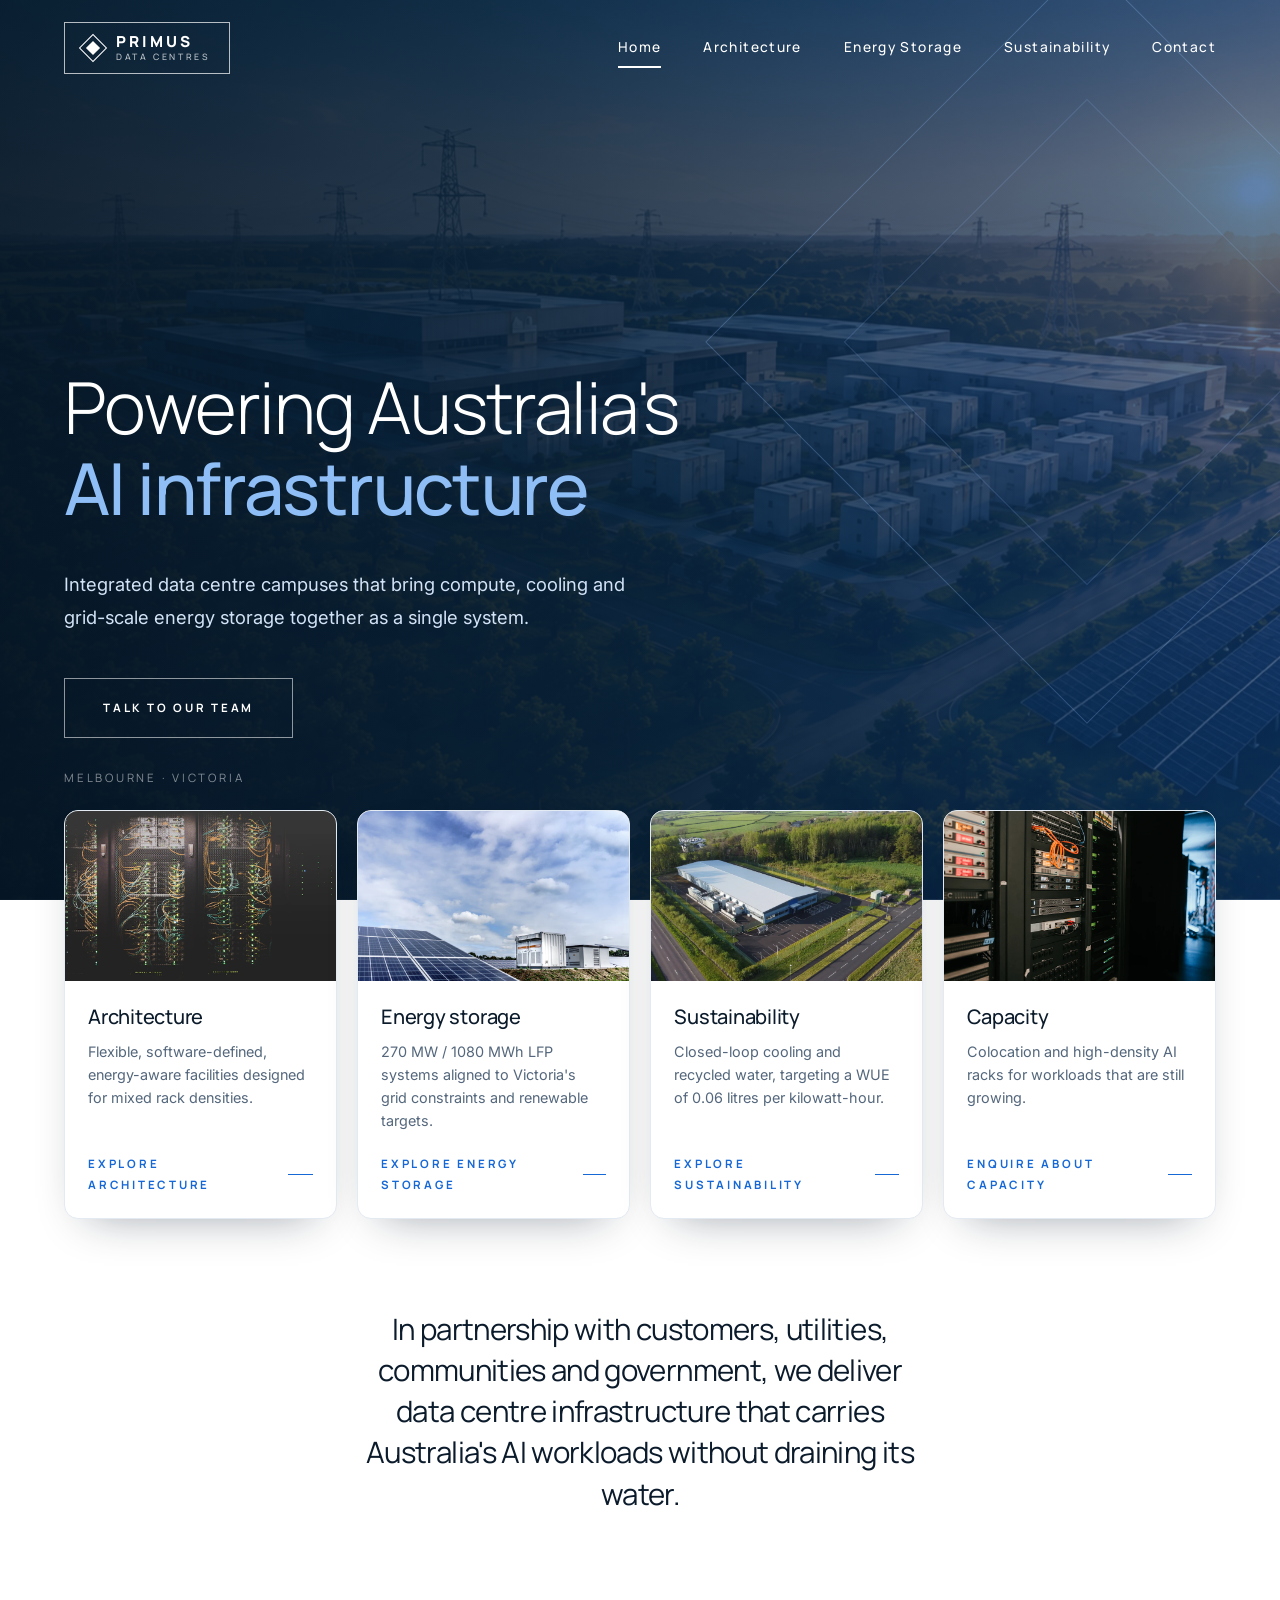
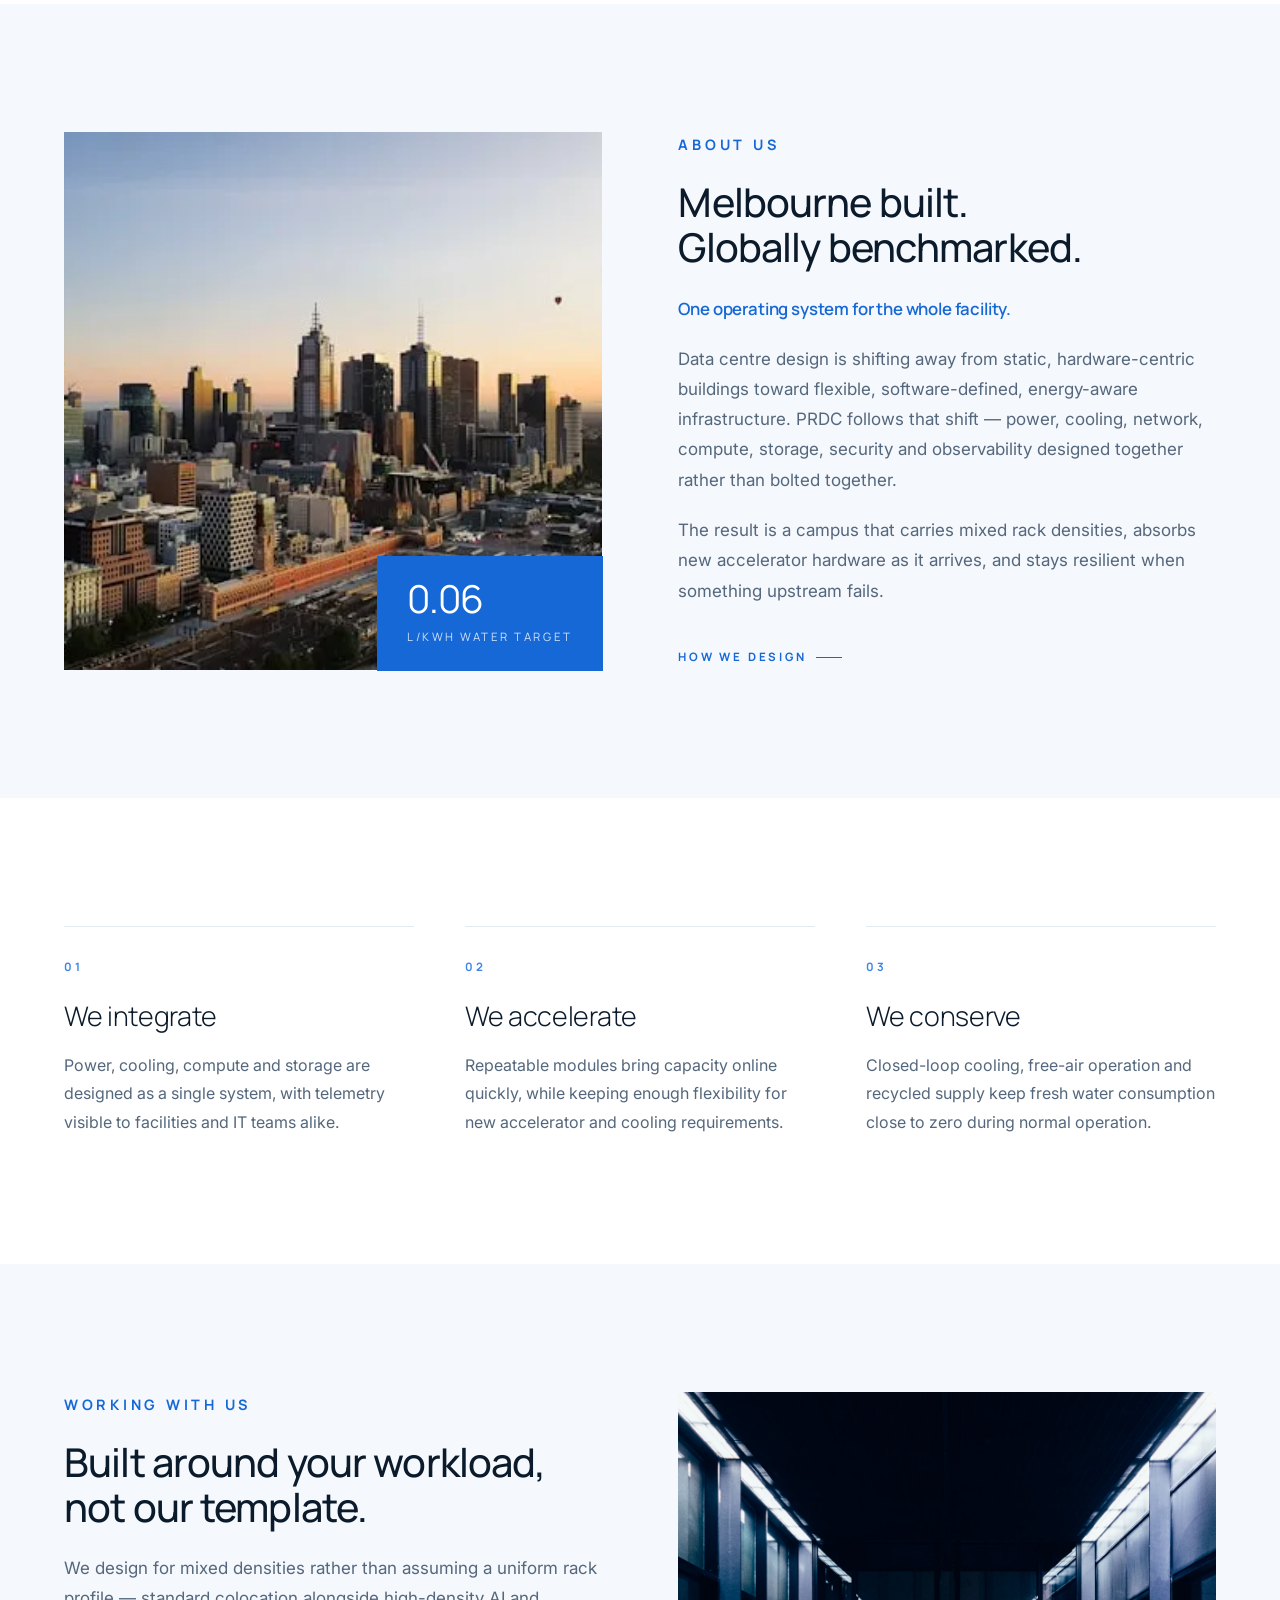
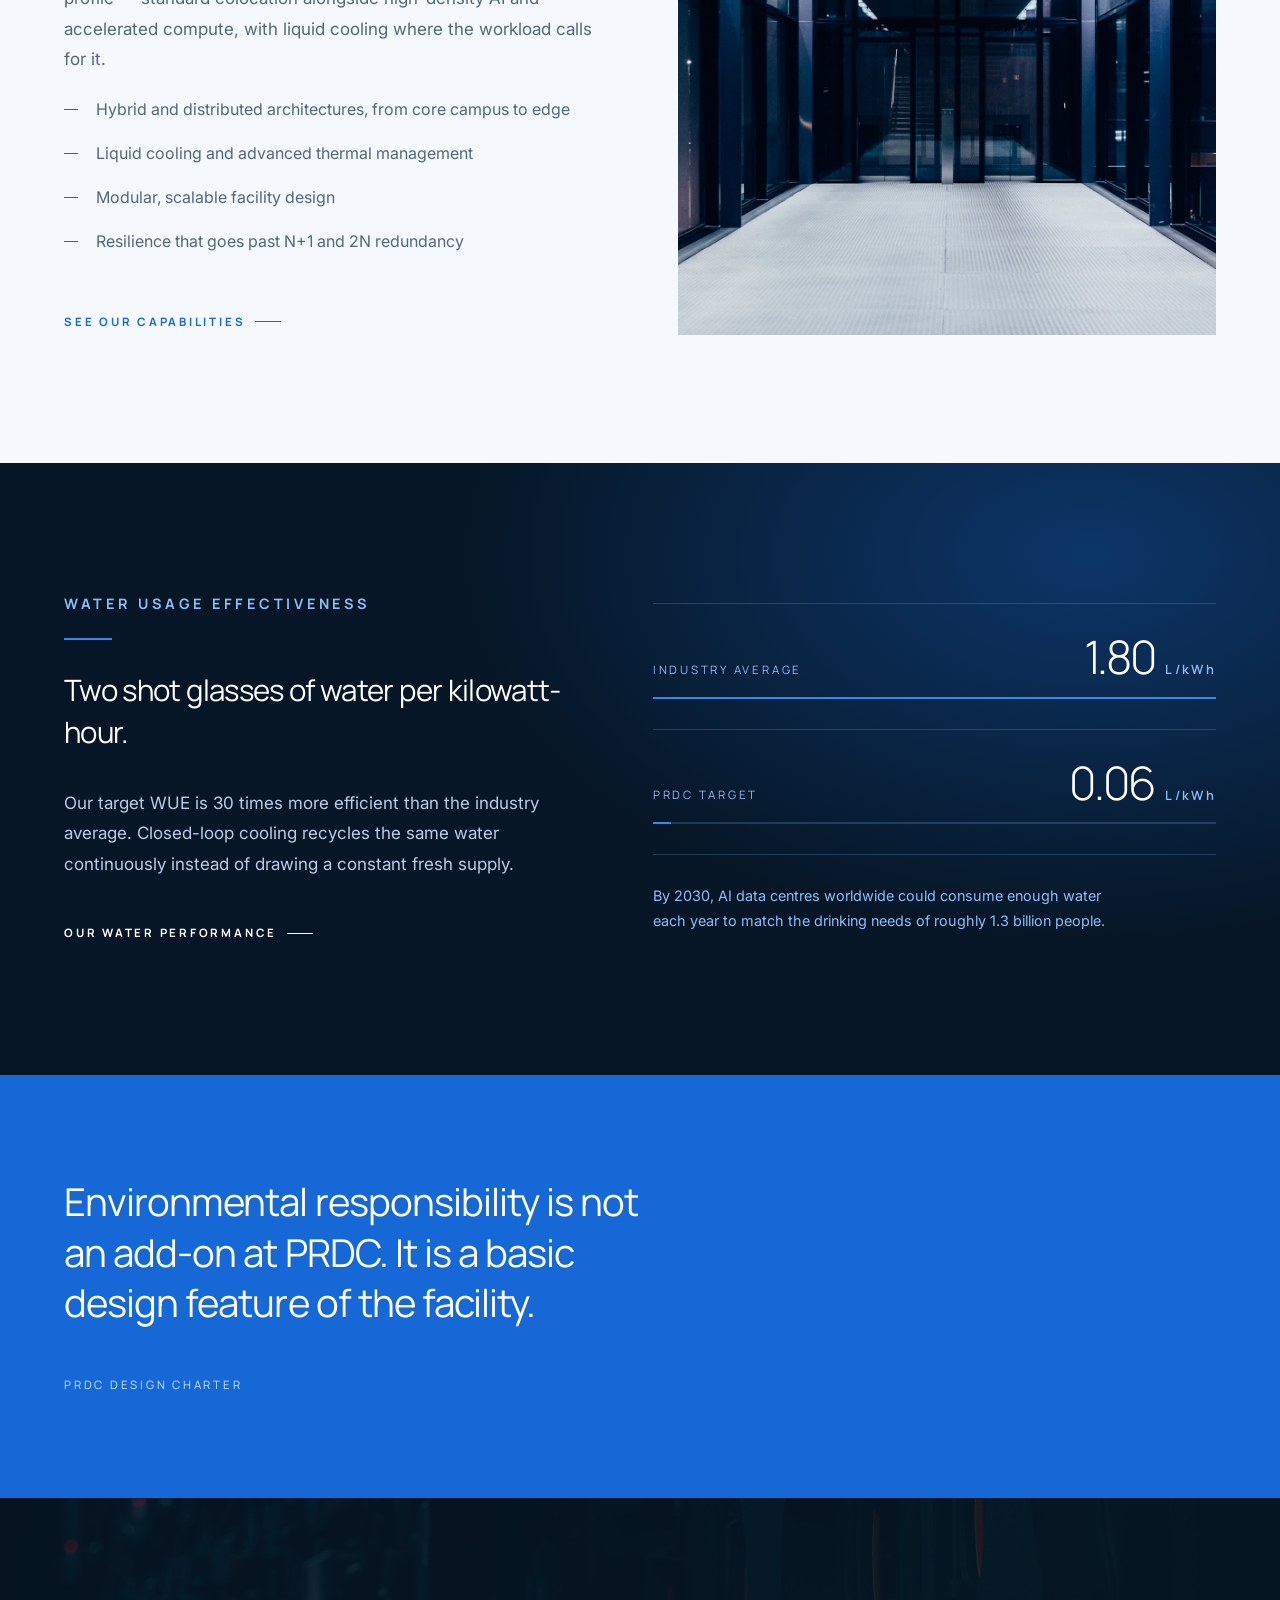
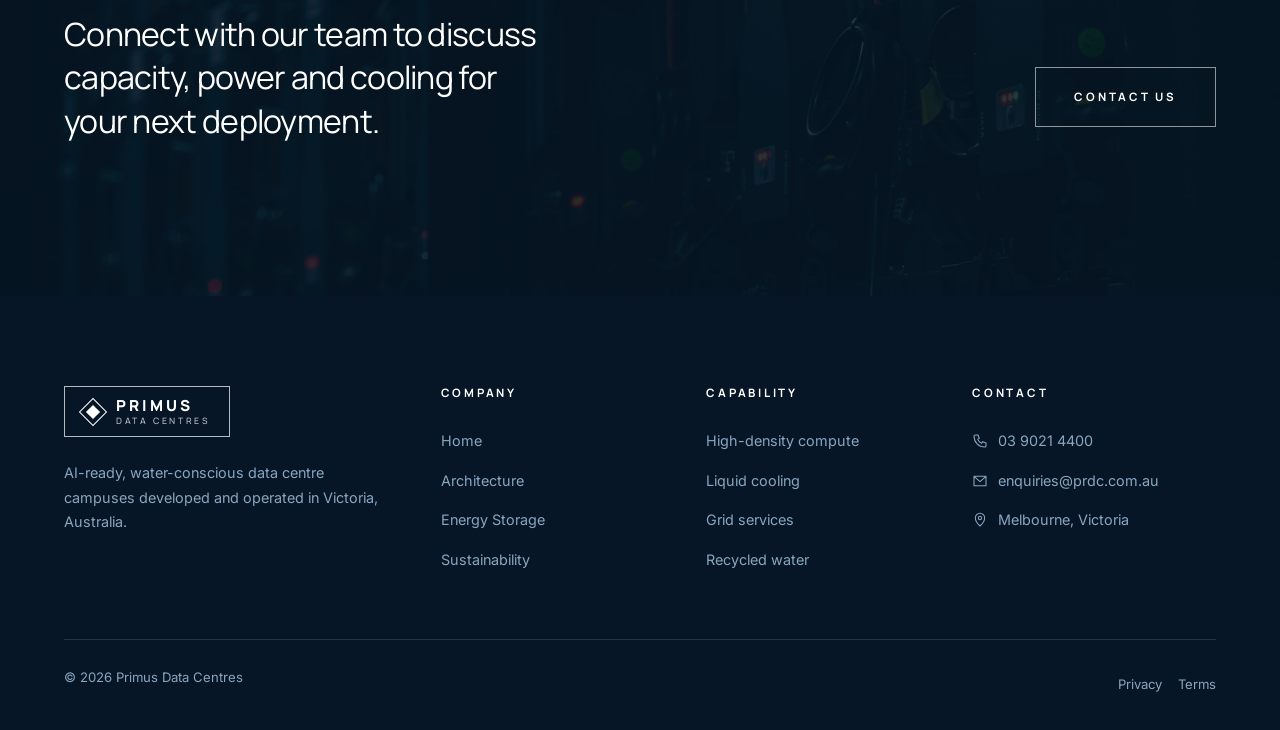
<file: index.html>
<!doctype html>
<html lang="en-AU">
  <head>
    <meta charset="utf-8" />
    <meta name="viewport" content="width=device-width, initial-scale=1" />
    <title>
      PRDC — Primus Data Centres | Powering Australia's AI infrastructure
    </title>
    <meta
      name="description"
      content="PRDC develops AI-ready data centre campuses in Victoria — integrating high-density compute, closed-loop cooling and 270 MW / 1080 MWh of battery energy storage."
    />
    <link rel="preconnect" href="https://fonts.googleapis.com" />
    <link rel="preconnect" href="https://fonts.gstatic.com" crossorigin />
    <link
      href="https://fonts.googleapis.com/css2?family=Manrope:wght@200;300;400;500;600;700;800&family=Inter:wght@400;500&display=swap"
      rel="stylesheet"
    />
    <link
      rel="icon"
      href="data:image/svg+xml,%3Csvg xmlns=%27http://www.w3.org/2000/svg%27 viewBox=%270 0 32 32%27%3E%3Cg transform=%27rotate(45 16 16)%27%3E%3Crect x=%276%27 y=%276%27 width=%2720%27 height=%2720%27 fill=%27none%27 stroke=%27%231668d6%27 stroke-width=%273%27/%3E%3Crect x=%2711%27 y=%2711%27 width=%2710%27 height=%2710%27 fill=%27%231668d6%27/%3E%3C/g%3E%3C/svg%3E"
    />
    <link rel="stylesheet" href="assets/styles.css" />
  </head>
  <body>
    <header class="nav">
      <div class="wrap nav__in">
        <a class="logo" href="index.html">
          <span class="logo__mark"></span>
          <span class="logo__txt">PRIMUS<span>DATA CENTRES</span></span>
        </a>
        <nav>
          <ul class="menu" id="menu">
            <li><a href="index.html" aria-current="page">Home</a></li>
            <li><a href="architecture.html">Architecture</a></li>
            <li><a href="energy-storage.html">Energy Storage</a></li>
            <li><a href="sustainability.html">Sustainability</a></li>
            <li><a href="contact.html">Contact</a></li>
          </ul>
        </nav>
        <button
          class="burger"
          data-burger
          aria-expanded="false"
          aria-controls="menu"
          aria-label="Menu"
        >
          <span></span><span></span><span></span>
        </button>
      </div>
    </header>

    <!-- HERO -->
    <section class="hero">
      <div class="hero__img">
        <img
          src="/assets/herobg.webp"
          alt="Data hall aisle lined with equipment racks"
        />
      </div>
      <span class="hero__mark" aria-hidden="true"></span>
      <div class="wrap">
        <h1>Powering Australia's<br /><b>AI infrastructure</b></h1>
        <p class="hero__sub">
          Integrated data centre campuses that bring compute, cooling and
          grid-scale energy storage together as a single system.
        </p>
        <a class="btn btn--light" href="contact.html">Talk to our team</a>
      </div>
      <span class="hero__scroll">Melbourne · Victoria</span>
    </section>

    <!-- TILES -->
    <section class="tiles">
      <a class="tile" href="architecture.html">
        <img
          src="assets/photo-1558494949-ef010cbdcc31.webp"
          alt=""
        />
        <h3>Architecture</h3>
        <p>
          Flexible, software-defined, energy-aware facilities designed for mixed
          rack densities.
        </p>
        <span class="arrow">Explore architecture</span>
      </a>
      <a class="tile" href="energy-storage.html">
        <img
          src="assets/photo-1589276534126-adef63a95e05.webp"
          alt=""
        />
        <h3>Energy storage</h3>
        <p>
          270 MW / 1080 MWh LFP systems aligned to Victoria's grid constraints
          and renewable targets.
        </p>
        <span class="arrow">Explore energy storage</span>
      </a>
      <a class="tile" href="sustainability.html">
        <img
          src="assets/photo-1715026323215-a2dbb71272f6.webp"
          alt=""
        />
        <h3>Sustainability</h3>
        <p>
          Closed-loop cooling and recycled water, targeting a WUE of 0.06 litres
          per kilowatt-hour.
        </p>
        <span class="arrow">Explore sustainability</span>
      </a>
      <a class="tile" href="contact.html">
        <img
          src="assets/photo-1695668548342-c0c1ad479aee.webp"
          alt=""
        />
        <h3>Capacity</h3>
        <p>
          Colocation and high-density AI racks for workloads that are still
          growing.
        </p>
        <span class="arrow">Enquire about capacity</span>
      </a>
    </section>

    <!-- STATEMENT -->
    <section class="section section--sm">
      <div class="wrap">
        <p class="statement statement--center reveal" style="max-width: 32ch">
          In partnership with customers, utilities, communities and government,
          we deliver data centre infrastructure that carries Australia's AI
          workloads without draining its water.
        </p>
      </div>
    </section>

    <!-- ABOUT -->
    <section class="section section--tint">
      <div class="wrap split reveal">
        <div class="split__media">
          <img
            src="assets/melbourne-skyline.webp"
            alt="Melbourne city skyline at sunset"
          />
          <div class="split__badge">
            <b>0.06</b><span>L/kWh water target</span>
          </div>
        </div>
        <div>
          <span class="eyebrow">About us</span>
          <h2>Melbourne built.<br />Globally benchmarked.</h2>
          <p class="tagline">One operating system for the whole facility.</p>
          <p>
            Data centre design is shifting away from static, hardware-centric
            buildings toward flexible, software-defined, energy-aware
            infrastructure. PRDC follows that shift — power, cooling, network,
            compute, storage, security and observability designed together
            rather than bolted together.
          </p>
          <p>
            The result is a campus that carries mixed rack densities, absorbs
            new accelerator hardware as it arrives, and stays resilient when
            something upstream fails.
          </p>
          <p style="margin-top: 2em">
            <a class="arrow" href="architecture.html">How we design</a>
          </p>
        </div>
      </div>
    </section>

    <!-- VALUES -->
    <section class="section">
      <div class="wrap">
        <div class="cols reveal">
          <div class="col">
            <span class="col__no">01</span>
            <h3>We integrate</h3>
            <p>
              Power, cooling, compute and storage are designed as a single
              system, with telemetry visible to facilities and IT teams alike.
            </p>
          </div>
          <div class="col">
            <span class="col__no">02</span>
            <h3>We accelerate</h3>
            <p>
              Repeatable modules bring capacity online quickly, while keeping
              enough flexibility for new accelerator and cooling requirements.
            </p>
          </div>
          <div class="col">
            <span class="col__no">03</span>
            <h3>We conserve</h3>
            <p>
              Closed-loop cooling, free-air operation and recycled supply keep
              fresh water consumption close to zero during normal operation.
            </p>
          </div>
        </div>
      </div>
    </section>

    <!-- WORKING WITH US -->
    <section class="section section--tint">
      <div class="wrap split split--text-first reveal">
        <div class="split__media">
          <img
            src="assets/photo-1580106815433-a5b1d1d53d85.webp"
            alt="Corridor leading into a secured data hall"
          />
        </div>
        <div>
          <span class="eyebrow">Working with us</span>
          <h2>Built around your workload, not our template.</h2>
          <p>
            We design for mixed densities rather than assuming a uniform rack
            profile — standard colocation alongside high-density AI and
            accelerated compute, with liquid cooling where the workload calls
            for it.
          </p>
          <ul class="ticks">
            <li>
              Hybrid and distributed architectures, from core campus to edge
            </li>
            <li>Liquid cooling and advanced thermal management</li>
            <li>Modular, scalable facility design</li>
            <li>Resilience that goes past N+1 and 2N redundancy</li>
          </ul>
          <p style="margin-top: 2em">
            <a class="arrow" href="architecture.html">See our capabilities</a>
          </p>
        </div>
      </div>
    </section>

    <!-- WUE BAND -->
    <section class="section band">
      <div class="wrap wue">
        <div>
          <span class="eyebrow eyebrow--light">Water usage effectiveness</span>
          <div class="rule rule--light"></div>
          <p class="statement statement--wide">
            Two shot glasses of water per kilowatt-hour.
          </p>
          <p class="light" style="max-width: 44ch; margin-top: 1.4em">
            Our target WUE is 30 times more efficient than the industry average.
            Closed-loop cooling recycles the same water continuously instead of
            drawing a constant fresh supply.
          </p>
          <p style="margin-top: 2.2em">
            <a class="arrow arrow--light" href="sustainability.html"
              >Our water performance</a
            >
          </p>
        </div>
        <div class="wue__rows">
          <div class="wue__row">
            <div class="wue__top">
              <span class="wue__label">Industry average</span>
              <span class="wue__val">1.80<i>L/kWh</i></span>
            </div>
            <div class="wue__track">
              <div class="wue__fill" style="width: 100%"></div>
            </div>
          </div>
          <div class="wue__row">
            <div class="wue__top">
              <span class="wue__label">PRDC target</span>
              <span class="wue__val">0.06<i>L/kWh</i></span>
            </div>
            <div class="wue__track">
              <div class="wue__fill" style="width: 3.3%"></div>
            </div>
          </div>
          <p class="wue__note">
            By 2030, AI data centres worldwide could consume enough water each
            year to match the drinking needs of roughly 1.3 billion people.
          </p>
        </div>
      </div>
    </section>

    <!-- PULL QUOTE -->
    <section class="pull">
      <div class="wrap reveal">
        <p>
          Environmental responsibility is not an add-on at PRDC. It is a basic
          design feature of the facility.
        </p>
        <cite>PRDC design charter</cite>
      </div>
    </section>

    <!-- CTA -->
    <section class="cta">
      <img
        src="assets/photo-1639066648921-82d4500abf1a.webp"
        alt=""
      />
      <div class="wrap cta__in">
        <p>
          Connect with our team to discuss capacity, power and cooling for your
          next deployment.
        </p>
        <a class="btn btn--light" href="contact.html">Contact us</a>
      </div>
    </section>

    <footer class="footer">
      <div class="wrap">
        <div class="footer__grid">
          <div>
            <a class="logo" href="index.html">
              <span class="logo__mark"></span>
              <span class="logo__txt">PRIMUS<span>DATA CENTRES</span></span>
            </a>
            <p>
              AI-ready, water-conscious data centre campuses developed and
              operated in Victoria, Australia.
            </p>
          </div>
          <div>
            <h4>Company</h4>
            <a href="index.html">Home</a>
            <a href="architecture.html">Architecture</a>
            <a href="energy-storage.html">Energy Storage</a>
            <a href="sustainability.html">Sustainability</a>
          </div>
          <div>
            <h4>Capability</h4>
            <a href="architecture.html">High-density compute</a>
            <a href="architecture.html">Liquid cooling</a>
            <a href="energy-storage.html">Grid services</a>
            <a href="sustainability.html">Recycled water</a>
          </div>
          <div>
            <h4>Contact</h4>
            <a href="tel:0390214400"><svg class="ico" viewBox="0 0 24 24" aria-hidden="true"><path d="M5 3h4l2 5-2.5 1.5a11 11 0 0 0 6 6L16 13l5 2v4a2 2 0 0 1-2 2A16 16 0 0 1 3 5a2 2 0 0 1 2-2"/></svg>03 9021 4400</a>
            <a href="mailto:enquiries@prdc.com.au"><svg class="ico" viewBox="0 0 24 24" aria-hidden="true"><path d="M3 5h18v14H3zM3 5l9 8 9-8"/></svg>enquiries@prdc.com.au</a>
            <a
              href="https://www.google.com/maps/search/?api=1&query=Melbourne%2C+Victoria%2C+Australia"
              target="_blank"
              rel="noopener"
              ><svg class="ico" viewBox="0 0 24 24" aria-hidden="true"><path d="M12 21s-7-6.2-7-12a7 7 0 0 1 14 0c0 5.8-7 12-7 12zM12 11.5a2.5 2.5 0 1 0 0-5 2.5 2.5 0 0 0 0 5"/></svg>Melbourne, Victoria</a
            >
          </div>
        </div>
        <div class="footer__bar">
          <span>© 2026 Primus Data Centres</span>
          <span class="footer_end">
            <a href="privacy.html">Privacy</a>
            <a href="terms.html">Terms</a>
          </span>
        </div>
      </div>
    </footer>

    <script src="script/main.js"></script>
  </body>
</html>
</file>
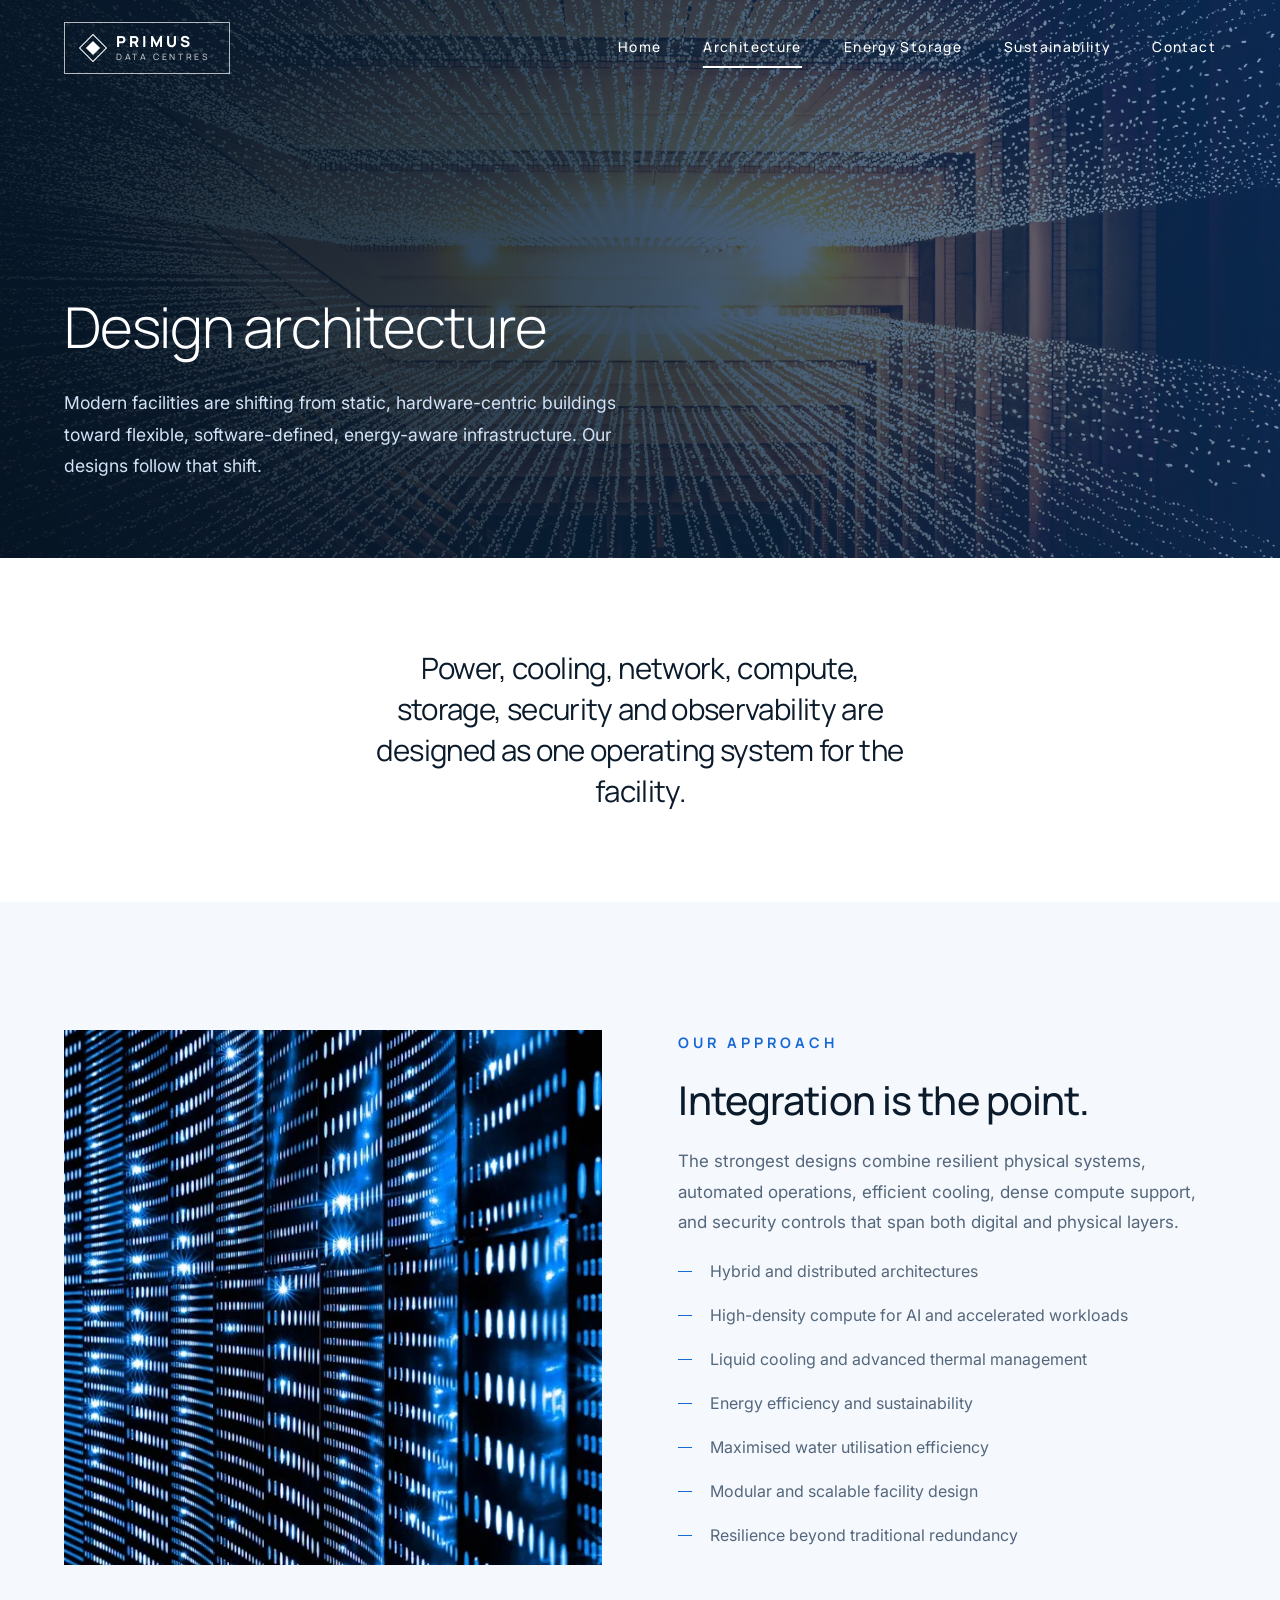
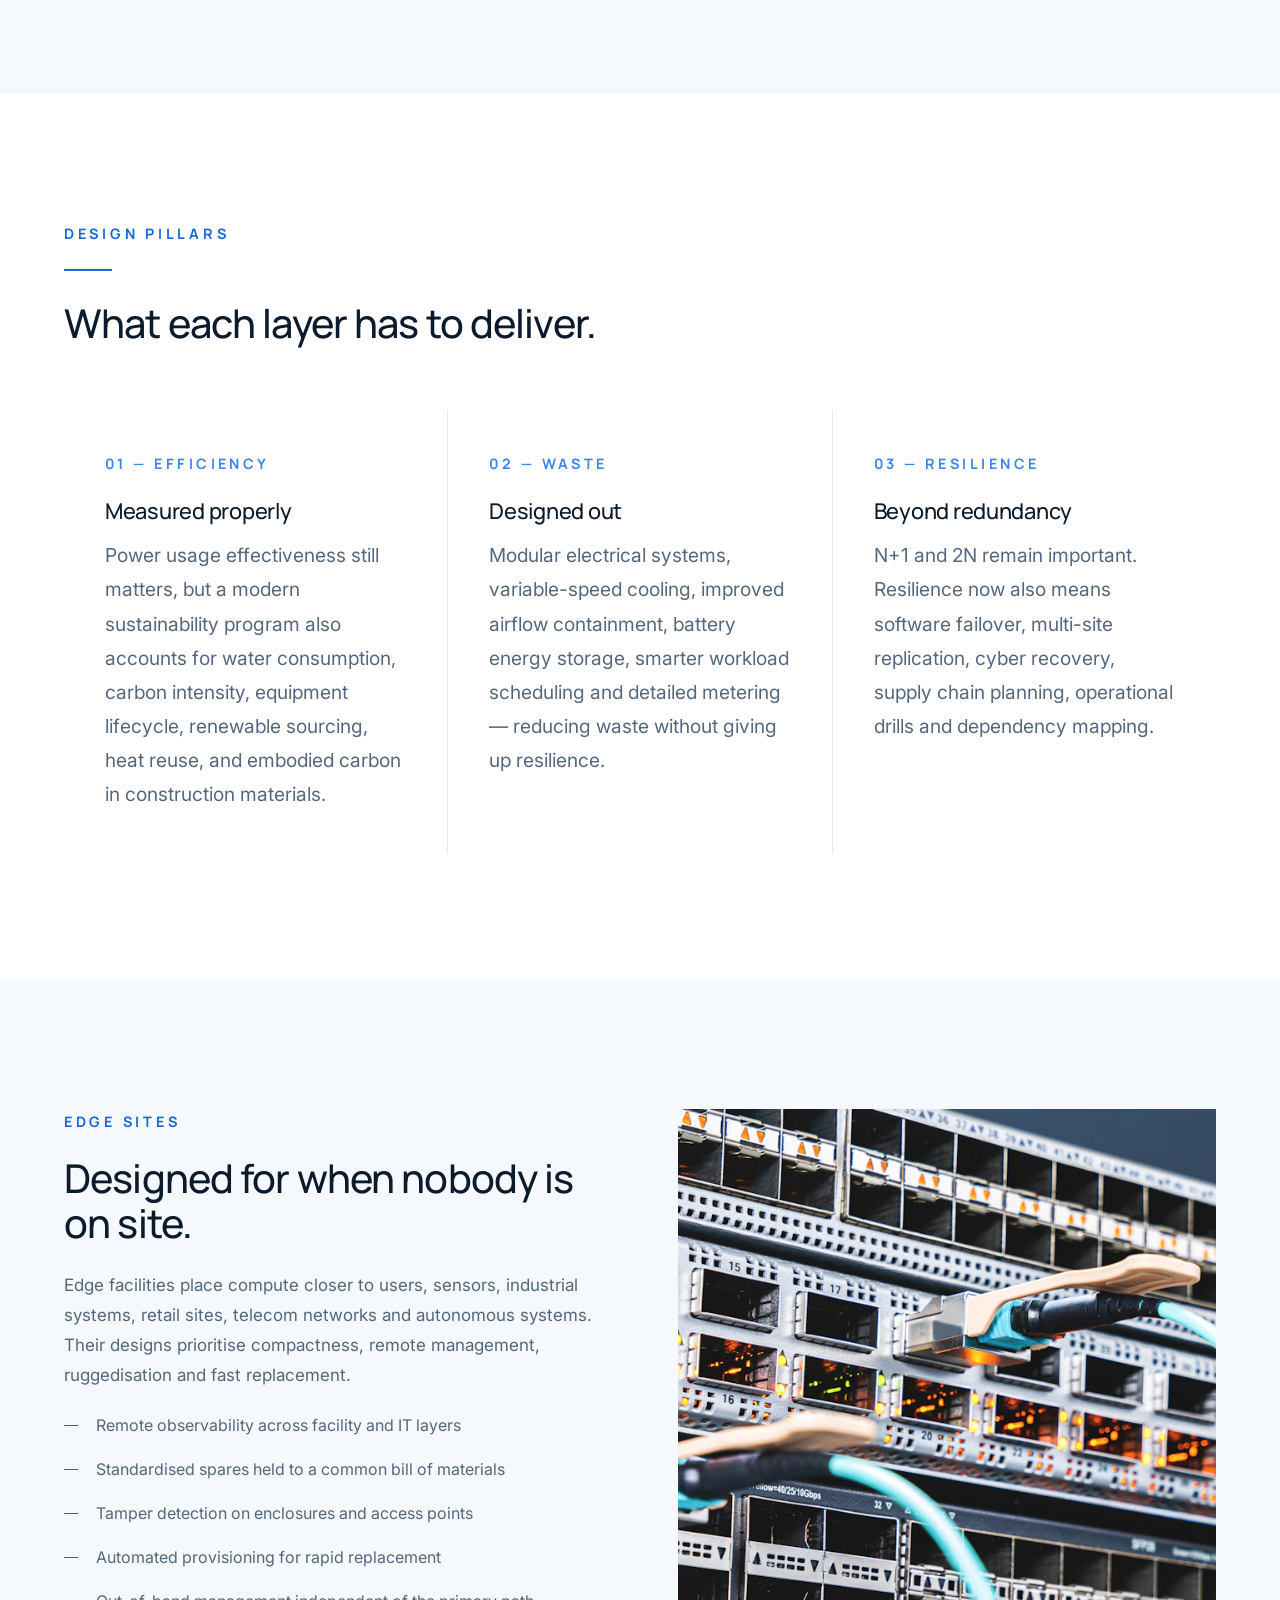
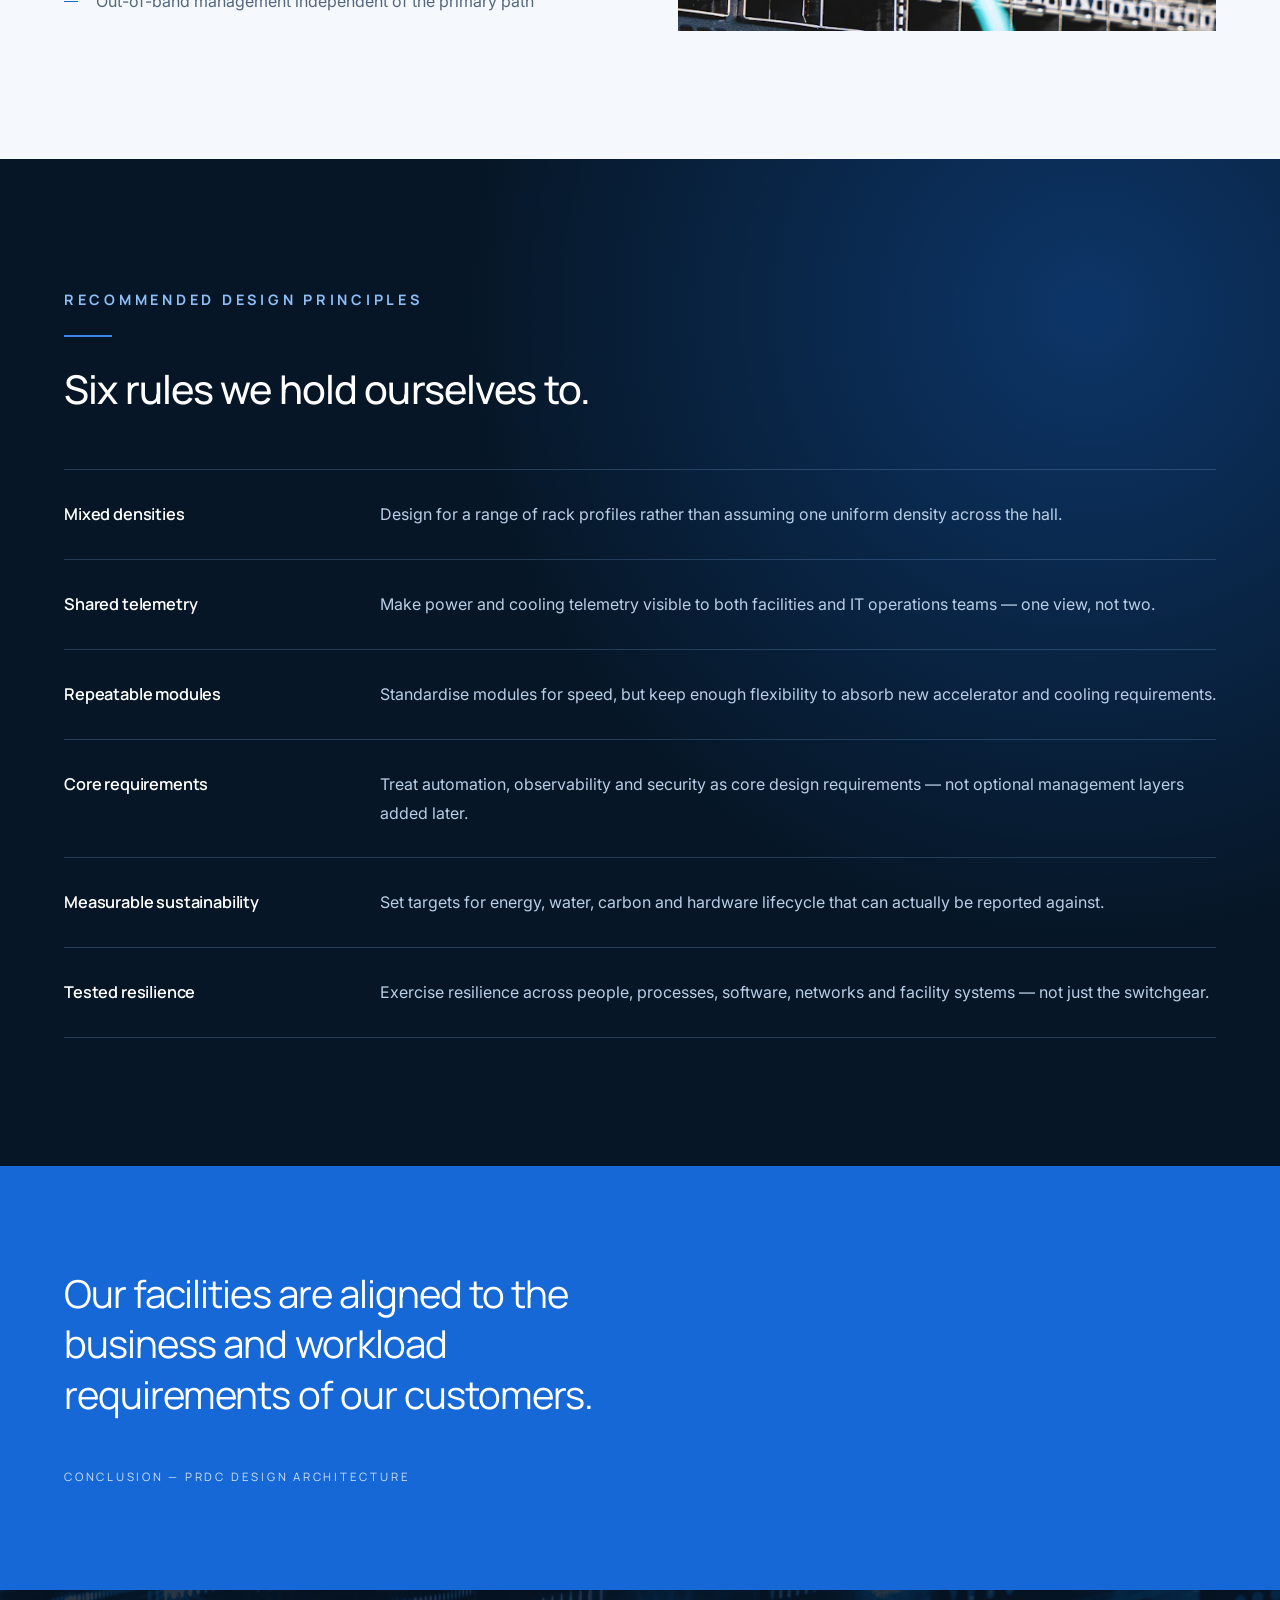
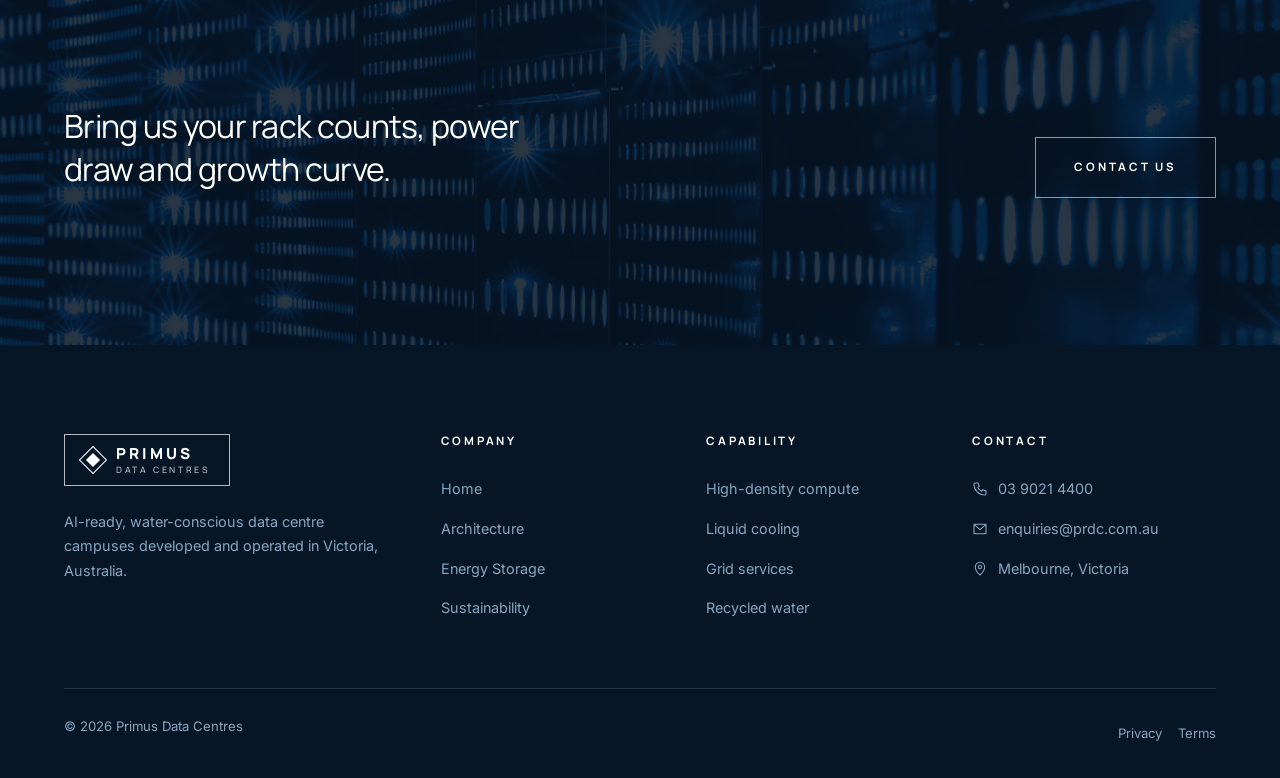
<file: architecture.html>
<!doctype html>
<html lang="en-AU">
  <head>
    <meta charset="utf-8" />
    <meta name="viewport" content="width=device-width, initial-scale=1" />
    <title>Architecture | PRDC — Primus Data Centres</title>
    <meta
      name="description"
      content="PRDC data centre design architecture — hybrid and distributed facilities, high-density compute, liquid cooling, modular scale and resilience beyond traditional redundancy."
    />
    <link rel="preconnect" href="https://fonts.googleapis.com" />
    <link rel="preconnect" href="https://fonts.gstatic.com" crossorigin />
    <link
      href="https://fonts.googleapis.com/css2?family=Manrope:wght@200;300;400;500;600;700;800&family=Inter:wght@400;500&display=swap"
      rel="stylesheet"
    />
    <link rel="icon" href="data:image/svg+xml,%3Csvg xmlns=%27http://www.w3.org/2000/svg%27 viewBox=%270 0 32 32%27%3E%3Cg transform=%27rotate(45 16 16)%27%3E%3Crect x=%276%27 y=%276%27 width=%2720%27 height=%2720%27 fill=%27none%27 stroke=%27%231668d6%27 stroke-width=%273%27/%3E%3Crect x=%2711%27 y=%2711%27 width=%2710%27 height=%2710%27 fill=%27%231668d6%27/%3E%3C/g%3E%3C/svg%3E" />
    <link rel="stylesheet" href="assets/styles.css" />
  </head>
  <body>
    <header class="nav">
      <div class="wrap nav__in">
        <a class="logo" href="index.html">
          <span class="logo__mark"></span>
          <span class="logo__txt">PRIMUS<span>DATA CENTRES</span></span>
        </a>
        <nav>
          <ul class="menu" id="menu">
            <li><a href="index.html">Home</a></li>
            <li>
              <a href="architecture.html" aria-current="page">Architecture</a>
            </li>
            <li><a href="energy-storage.html">Energy Storage</a></li>
            <li><a href="sustainability.html">Sustainability</a></li>
            <li><a href="contact.html">Contact</a></li>
          </ul>
        </nav>
        <button
          class="burger"
          data-burger
          aria-expanded="false"
          aria-controls="menu"
          aria-label="Menu"
        >
          <span></span><span></span><span></span>
        </button>
      </div>
    </header>

    <section class="pagehead">
      <img
        src="assets/photo-1488229297570-58520851e868.webp"
        alt="Structural ceiling of a data centre facility"
      />
      <div class="wrap">
        <h1>Design architecture</h1>
        <p>
          Modern facilities are shifting from static, hardware-centric buildings
          toward flexible, software-defined, energy-aware infrastructure. Our
          designs follow that shift.
        </p>
      </div>
    </section>

    <section class="section section--sm">
      <div class="wrap">
        <p class="statement statement--center reveal" style="max-width: 30ch">
          Power, cooling, network, compute, storage, security and observability
          are designed as one operating system for the facility.
        </p>
      </div>
    </section>

    <section class="section section--tint">
      <div class="wrap split reveal">
        <div class="split__media">
          <img
            src="assets/server-racks.webp"
            alt="Illuminated server racks in a data hall"
          />
        </div>
        <div>
          <span class="eyebrow">Our approach</span>
          <h2>Integration is the point.</h2>
          <p>
            The strongest designs combine resilient physical systems, automated
            operations, efficient cooling, dense compute support, and security
            controls that span both digital and physical layers.
          </p>
          <ul class="ticks">
            <li>Hybrid and distributed architectures</li>
            <li>High-density compute for AI and accelerated workloads</li>
            <li>Liquid cooling and advanced thermal management</li>
            <li>Energy efficiency and sustainability</li>
            <li>Maximised water utilisation efficiency</li>
            <li>Modular and scalable facility design</li>
            <li>Resilience beyond traditional redundancy</li>
          </ul>
        </div>
      </div>
    </section>

    <section class="section">
      <div class="wrap">
        <div
          class="reveal"
          style="margin-bottom: clamp(40px, 5vw, 70px)"
        >
          <span class="eyebrow">Design pillars</span>
          <div class="rule"></div>
          <h2>What each layer has to deliver.</h2>
        </div>
        <div class="grid reveal">
          <div class="cell">
            <span class="cell__no">01 — Efficiency</span>
            <h3>Measured properly</h3>
            <p>
              Power usage effectiveness still matters, but a modern
              sustainability program also accounts for water consumption, carbon
              intensity, equipment lifecycle, renewable sourcing, heat reuse,
              and embodied carbon in construction materials.
            </p>
          </div>
          <div class="cell">
            <span class="cell__no">02 — Waste</span>
            <h3>Designed out</h3>
            <p>
              Modular electrical systems, variable-speed cooling, improved
              airflow containment, battery energy storage, smarter workload
              scheduling and detailed metering — reducing waste without giving
              up resilience.
            </p>
          </div>
          <div class="cell">
            <span class="cell__no">03 — Resilience</span>
            <h3>Beyond redundancy</h3>
            <p>
              N+1 and 2N remain important. Resilience now also means software
              failover, multi-site replication, cyber recovery, supply chain
              planning, operational drills and dependency mapping.
            </p>
          </div>
        </div>
      </div>
    </section>

    <section class="section section--tint">
      <div class="wrap split split--text-first reveal">
        <div class="split__media">
          <img
            src="assets/photo-1682559736721-c2e77ff4c650.webp"
            alt="Network cabling inside an equipment cabinet"
          />
        </div>
        <div>
          <span class="eyebrow">Edge sites</span>
          <h2>Designed for when nobody is on site.</h2>
          <p>
            Edge facilities place compute closer to users, sensors, industrial
            systems, retail sites, telecom networks and autonomous systems.
            Their designs prioritise compactness, remote management,
            ruggedisation and fast replacement.
          </p>
          <ul class="ticks">
            <li>Remote observability across facility and IT layers</li>
            <li>Standardised spares held to a common bill of materials</li>
            <li>Tamper detection on enclosures and access points</li>
            <li>Automated provisioning for rapid replacement</li>
            <li>Out-of-band management independent of the primary path</li>
          </ul>
        </div>
      </div>
    </section>

    <section class="section band">
      <div class="wrap">
        <div
          class="reveal"
          style="margin-bottom: clamp(36px, 4.5vw, 60px)"
        >
          <span class="eyebrow eyebrow--light"
            >Recommended design principles</span
          >
          <div class="rule rule--light"></div>
          <h2>Six rules we hold ourselves to.</h2>
        </div>
        <dl class="spec reveal">
          <div class="spec__row">
            <dt>Mixed densities</dt>
            <dd>
              Design for a range of rack profiles rather than assuming one
              uniform density across the hall.
            </dd>
          </div>
          <div class="spec__row">
            <dt>Shared telemetry</dt>
            <dd>
              Make power and cooling telemetry visible to both facilities and IT
              operations teams — one view, not two.
            </dd>
          </div>
          <div class="spec__row">
            <dt>Repeatable modules</dt>
            <dd>
              Standardise modules for speed, but keep enough flexibility to
              absorb new accelerator and cooling requirements.
            </dd>
          </div>
          <div class="spec__row">
            <dt>Core requirements</dt>
            <dd>
              Treat automation, observability and security as core design
              requirements — not optional management layers added later.
            </dd>
          </div>
          <div class="spec__row">
            <dt>Measurable sustainability</dt>
            <dd>
              Set targets for energy, water, carbon and hardware lifecycle that
              can actually be reported against.
            </dd>
          </div>
          <div class="spec__row">
            <dt>Tested resilience</dt>
            <dd>
              Exercise resilience across people, processes, software, networks
              and facility systems — not just the switchgear.
            </dd>
          </div>
        </dl>
      </div>
    </section>

    <section class="pull">
      <div class="wrap reveal">
        <p>
          Our facilities are aligned to the business and workload requirements
          of our customers.
        </p>
        <cite>Conclusion — PRDC design architecture</cite>
      </div>
    </section>

    <section class="cta">
      <img
        src="assets/photo-1561233835-f937539b95b9.webp"
        alt=""
      />
      <div class="wrap cta__in">
        <p>Bring us your rack counts, power draw and growth curve.</p>
        <a class="btn btn--light" href="contact.html">Contact us</a>
      </div>
    </section>

    <footer class="footer">
      <div class="wrap">
        <div class="footer__grid">
          <div>
            <a class="logo" href="index.html">
              <span class="logo__mark"></span>
              <span class="logo__txt">PRIMUS<span>DATA CENTRES</span></span>
            </a>
            <p>
              AI-ready, water-conscious data centre campuses developed and
              operated in Victoria, Australia.
            </p>
          </div>
          <div>
            <h4>Company</h4>
            <a href="index.html">Home</a>
            <a href="architecture.html">Architecture</a>
            <a href="energy-storage.html">Energy Storage</a>
            <a href="sustainability.html">Sustainability</a>
          </div>
          <div>
            <h4>Capability</h4>
            <a href="architecture.html">High-density compute</a>
            <a href="architecture.html">Liquid cooling</a>
            <a href="energy-storage.html">Grid services</a>
            <a href="sustainability.html">Recycled water</a>
          </div>
          <div>
            <h4>Contact</h4>
            <a href="tel:0390214400"><svg class="ico" viewBox="0 0 24 24" aria-hidden="true"><path d="M5 3h4l2 5-2.5 1.5a11 11 0 0 0 6 6L16 13l5 2v4a2 2 0 0 1-2 2A16 16 0 0 1 3 5a2 2 0 0 1 2-2"/></svg>03 9021 4400</a>
            <a href="mailto:enquiries@prdc.com.au"><svg class="ico" viewBox="0 0 24 24" aria-hidden="true"><path d="M3 5h18v14H3zM3 5l9 8 9-8"/></svg>enquiries@prdc.com.au</a>
            <a href="https://www.google.com/maps/search/?api=1&query=Melbourne%2C+Victoria%2C+Australia" target="_blank" rel="noopener"><svg class="ico" viewBox="0 0 24 24" aria-hidden="true"><path d="M12 21s-7-6.2-7-12a7 7 0 0 1 14 0c0 5.8-7 12-7 12zM12 11.5a2.5 2.5 0 1 0 0-5 2.5 2.5 0 0 0 0 5"/></svg>Melbourne, Victoria</a>
          </div>
        </div>
        <div class="footer__bar">
          <span>© 2026 Primus Data Centres</span>
          <span class="footer_end">
            <a href="privacy.html">Privacy</a>
            <a href="terms.html">Terms</a>
          </span>
        </div>
      </div>
    </footer>

    <script src="script/main.js"></script>
  </body>
</html>
</file>
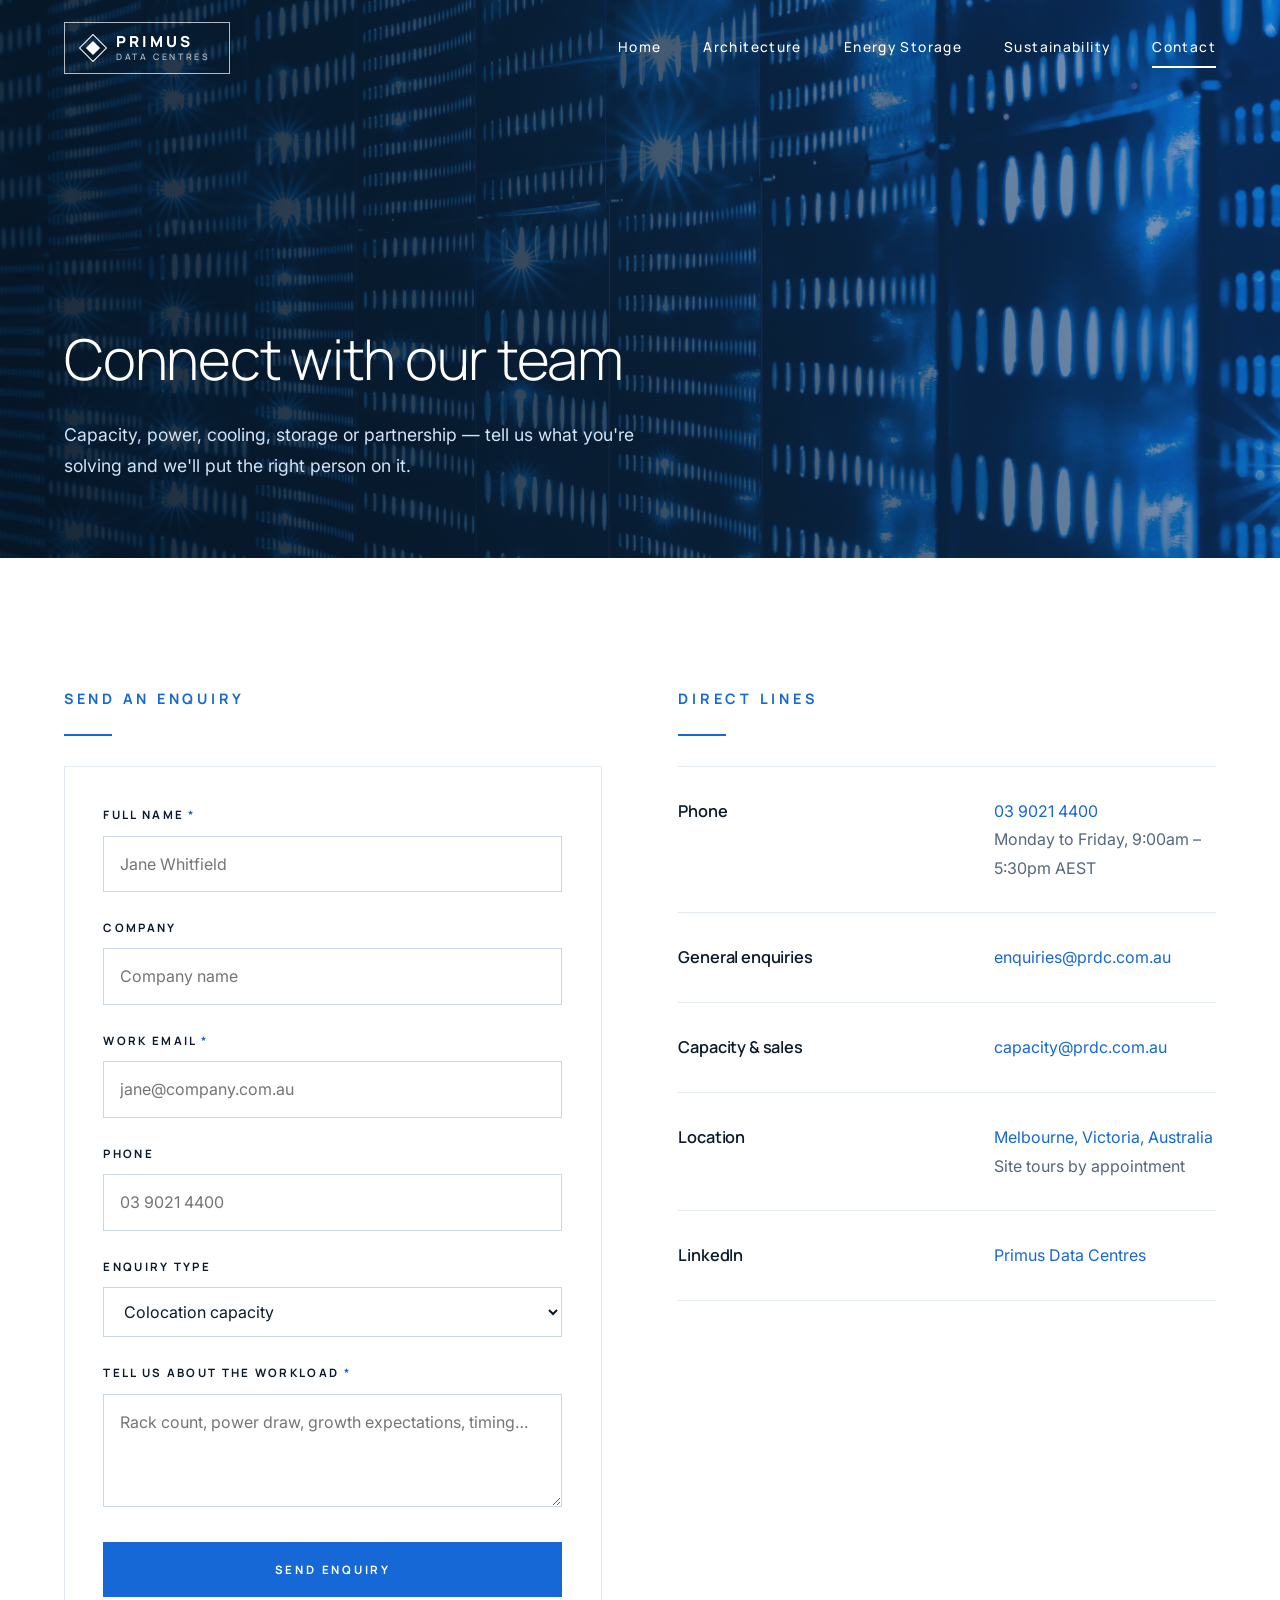
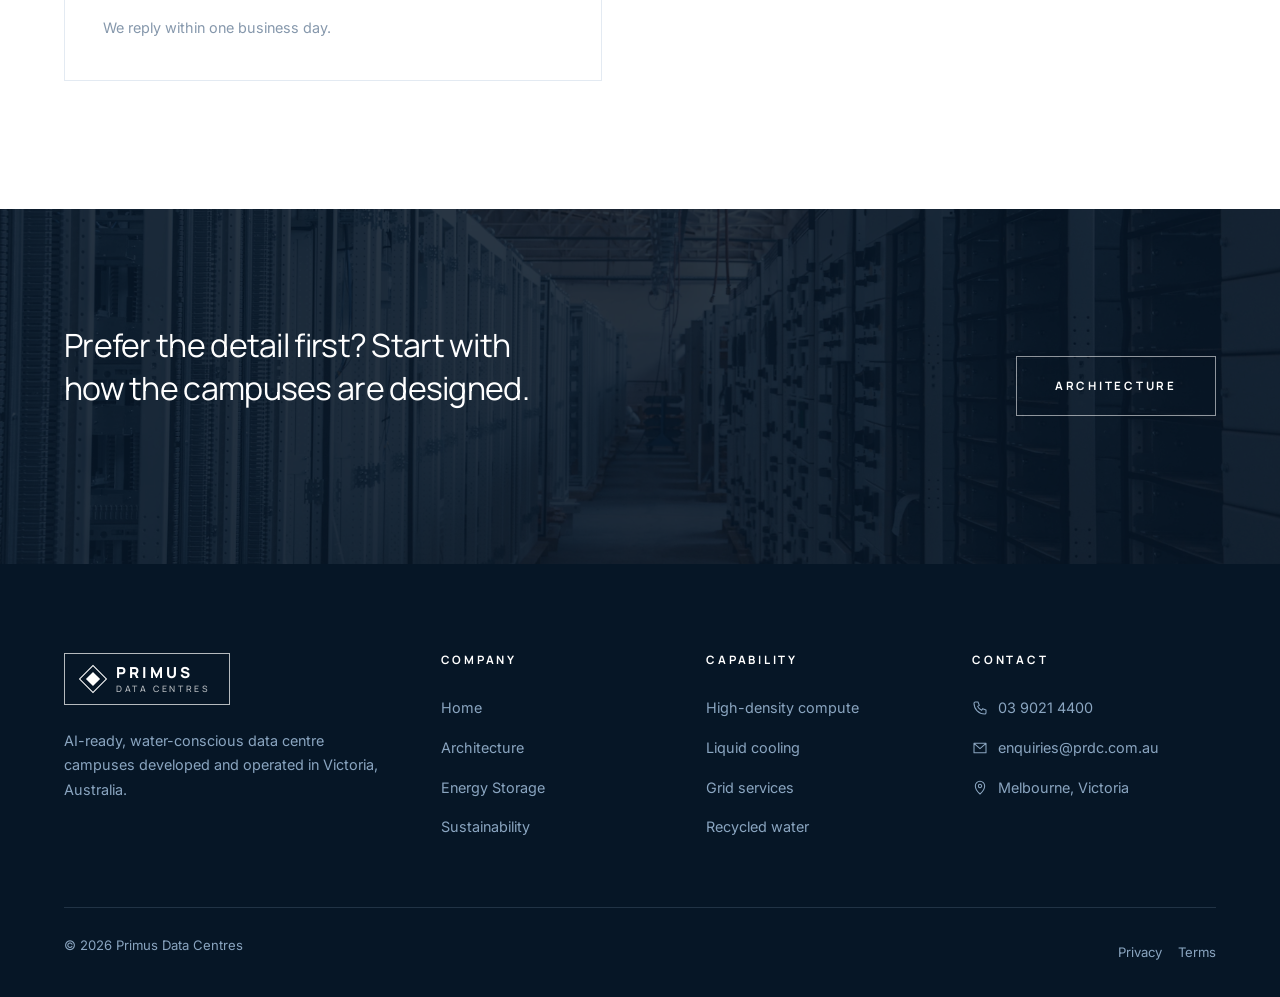
<file: contact.html>
<!doctype html>
<html lang="en-AU">
  <head>
    <meta charset="utf-8" />
    <meta name="viewport" content="width=device-width, initial-scale=1" />
    <title>Contact | PRDC — Primus Data Centres</title>
    <meta
      name="description"
      content="Connect with the PRDC team about colocation capacity, high-density AI racks, energy storage or site development in Victoria."
    />
    <link rel="preconnect" href="https://fonts.googleapis.com" />
    <link rel="preconnect" href="https://fonts.gstatic.com" crossorigin />
    <link
      href="https://fonts.googleapis.com/css2?family=Manrope:wght@200;300;400;500;600;700;800&family=Inter:wght@400;500&display=swap"
      rel="stylesheet"
    />
    <link rel="icon" href="data:image/svg+xml,%3Csvg xmlns=%27http://www.w3.org/2000/svg%27 viewBox=%270 0 32 32%27%3E%3Cg transform=%27rotate(45 16 16)%27%3E%3Crect x=%276%27 y=%276%27 width=%2720%27 height=%2720%27 fill=%27none%27 stroke=%27%231668d6%27 stroke-width=%273%27/%3E%3Crect x=%2711%27 y=%2711%27 width=%2710%27 height=%2710%27 fill=%27%231668d6%27/%3E%3C/g%3E%3C/svg%3E" />
    <link rel="stylesheet" href="assets/styles.css" />
  </head>
  <body>
    <header class="nav">
      <div class="wrap nav__in">
        <a class="logo" href="index.html">
          <span class="logo__mark"></span>
          <span class="logo__txt">PRIMUS<span>DATA CENTRES</span></span>
        </a>
        <nav>
          <ul class="menu" id="menu">
            <li><a href="index.html">Home</a></li>
            <li><a href="architecture.html">Architecture</a></li>
            <li><a href="energy-storage.html">Energy Storage</a></li>
            <li><a href="sustainability.html">Sustainability</a></li>
            <li><a href="contact.html" aria-current="page">Contact</a></li>
          </ul>
        </nav>
        <button
          class="burger"
          data-burger
          aria-expanded="false"
          aria-controls="menu"
          aria-label="Menu"
        >
          <span></span><span></span><span></span>
        </button>
      </div>
    </header>

    <section class="pagehead">
      <img
        src="assets/photo-1561233835-f937539b95b9.webp"
        alt="Indicator lights across networking equipment"
      />
      <div class="wrap">
        <h1>Connect with our team</h1>
        <p>
          Capacity, power, cooling, storage or partnership — tell us what you're
          solving and we'll put the right person on it.
        </p>
      </div>
    </section>

    <section class="section">
      <div class="wrap split split--top reveal">
        <div>
          <span class="eyebrow">Send an enquiry</span>
          <div class="rule"></div>
          <form class="form" data-enquiry novalidate>
            <div class="field">
              <label for="c-name">Full name</label>
              <input
                id="c-name"
                name="name"
                type="text"
                required
                placeholder="Jane Whitfield"
              />
            </div>
            <div class="field">
              <label for="c-company">Company</label>
              <input
                id="c-company"
                name="company"
                type="text"
                placeholder="Company name"
              />
            </div>
            <div class="field">
              <label for="c-email">Work email</label>
              <input
                id="c-email"
                name="email"
                type="email"
                required
                placeholder="jane@company.com.au"
              />
            </div>
            <div class="field">
              <label for="c-phone">Phone</label>
              <input
                id="c-phone"
                name="phone"
                type="tel"
                inputmode="tel"
                pattern="[0-9 +()\-]{8,20}"
                placeholder="03 9021 4400"
              />
            </div>
            <div class="field">
              <label for="c-topic">Enquiry type</label>
              <select id="c-topic" name="topic">
                <option>Colocation capacity</option>
                <option>High-density AI / GPU racks</option>
                <option>Energy storage or grid services</option>
                <option>Sustainability and water reporting</option>
                <option>Partnership or site development</option>
              </select>
            </div>
            <div class="field">
              <label for="c-msg">Tell us about the workload</label>
              <textarea
                id="c-msg"
                name="message"
                rows="3"
                required
                minlength="10"
                placeholder="Rack count, power draw, growth expectations, timing…"
              ></textarea>
            </div>
            <button class="btn btn--solid btn--full" type="submit">
              Send enquiry
            </button>
            <p class="form-note" data-result>
              We reply within one business day.
            </p>
          </form>
        </div>

        <div>
          <span class="eyebrow">Direct lines</span>
          <div class="rule"></div>
          <dl class="spec">
            <div class="spec__row">
              <dt>Phone</dt>
              <dd>
                <a href="tel:0390214400">03 9021 4400</a><br />Monday to Friday,
                9:00am – 5:30pm AEST
              </dd>
            </div>
            <div class="spec__row">
              <dt>General enquiries</dt>
              <dd>
                <a href="mailto:enquiries@prdc.com.au">enquiries@prdc.com.au</a>
              </dd>
            </div>
            <div class="spec__row">
              <dt>Capacity &amp; sales</dt>
              <dd>
                <a href="mailto:capacity@prdc.com.au">capacity@prdc.com.au</a>
              </dd>
            </div>
            <div class="spec__row">
              <dt>Location</dt>
              <dd>
                <a href="https://www.google.com/maps/search/?api=1&query=Melbourne%2C+Victoria%2C+Australia" target="_blank" rel="noopener">Melbourne, Victoria, Australia</a><br />Site tours by appointment
              </dd>
            </div>
            <div class="spec__row">
              <dt>LinkedIn</dt>
              <dd><a href="https://www.linkedin.com/company/primus-data-centres" target="_blank" rel="noopener">Primus Data Centres</a></dd>
            </div>
          </dl>
        </div>
      </div>
    </section>

    <section class="cta">
      <img
        src="assets/photo-1584169417032-d34e8d805e8b.webp"
        alt=""
      />
      <div class="wrap cta__in">
        <p>
          Prefer the detail first? Start with how the campuses are designed.
        </p>
        <a class="btn btn--light" href="architecture.html">Architecture</a>
      </div>
    </section>

    <footer class="footer">
      <div class="wrap">
        <div class="footer__grid">
          <div>
            <a class="logo" href="index.html">
              <span class="logo__mark"></span>
              <span class="logo__txt">PRIMUS<span>DATA CENTRES</span></span>
            </a>
            <p>
              AI-ready, water-conscious data centre campuses developed and
              operated in Victoria, Australia.
            </p>
          </div>
          <div>
            <h4>Company</h4>
            <a href="index.html">Home</a>
            <a href="architecture.html">Architecture</a>
            <a href="energy-storage.html">Energy Storage</a>
            <a href="sustainability.html">Sustainability</a>
          </div>
          <div>
            <h4>Capability</h4>
            <a href="architecture.html">High-density compute</a>
            <a href="architecture.html">Liquid cooling</a>
            <a href="energy-storage.html">Grid services</a>
            <a href="sustainability.html">Recycled water</a>
          </div>
          <div>
            <h4>Contact</h4>
            <a href="tel:0390214400"><svg class="ico" viewBox="0 0 24 24" aria-hidden="true"><path d="M5 3h4l2 5-2.5 1.5a11 11 0 0 0 6 6L16 13l5 2v4a2 2 0 0 1-2 2A16 16 0 0 1 3 5a2 2 0 0 1 2-2"/></svg>03 9021 4400</a>
            <a href="mailto:enquiries@prdc.com.au"><svg class="ico" viewBox="0 0 24 24" aria-hidden="true"><path d="M3 5h18v14H3zM3 5l9 8 9-8"/></svg>enquiries@prdc.com.au</a>
            <a href="https://www.google.com/maps/search/?api=1&query=Melbourne%2C+Victoria%2C+Australia" target="_blank" rel="noopener"><svg class="ico" viewBox="0 0 24 24" aria-hidden="true"><path d="M12 21s-7-6.2-7-12a7 7 0 0 1 14 0c0 5.8-7 12-7 12zM12 11.5a2.5 2.5 0 1 0 0-5 2.5 2.5 0 0 0 0 5"/></svg>Melbourne, Victoria</a>
          </div>
        </div>
        <div class="footer__bar">
          <span>© 2026 Primus Data Centres</span>
          <span class="footer_end">
            <a href="privacy.html">Privacy</a>
            <a href="terms.html">Terms</a>
          </span>
        </div>
      </div>
    </footer>

    <script src="script/main.js"></script>
  </body>
</html>
</file>
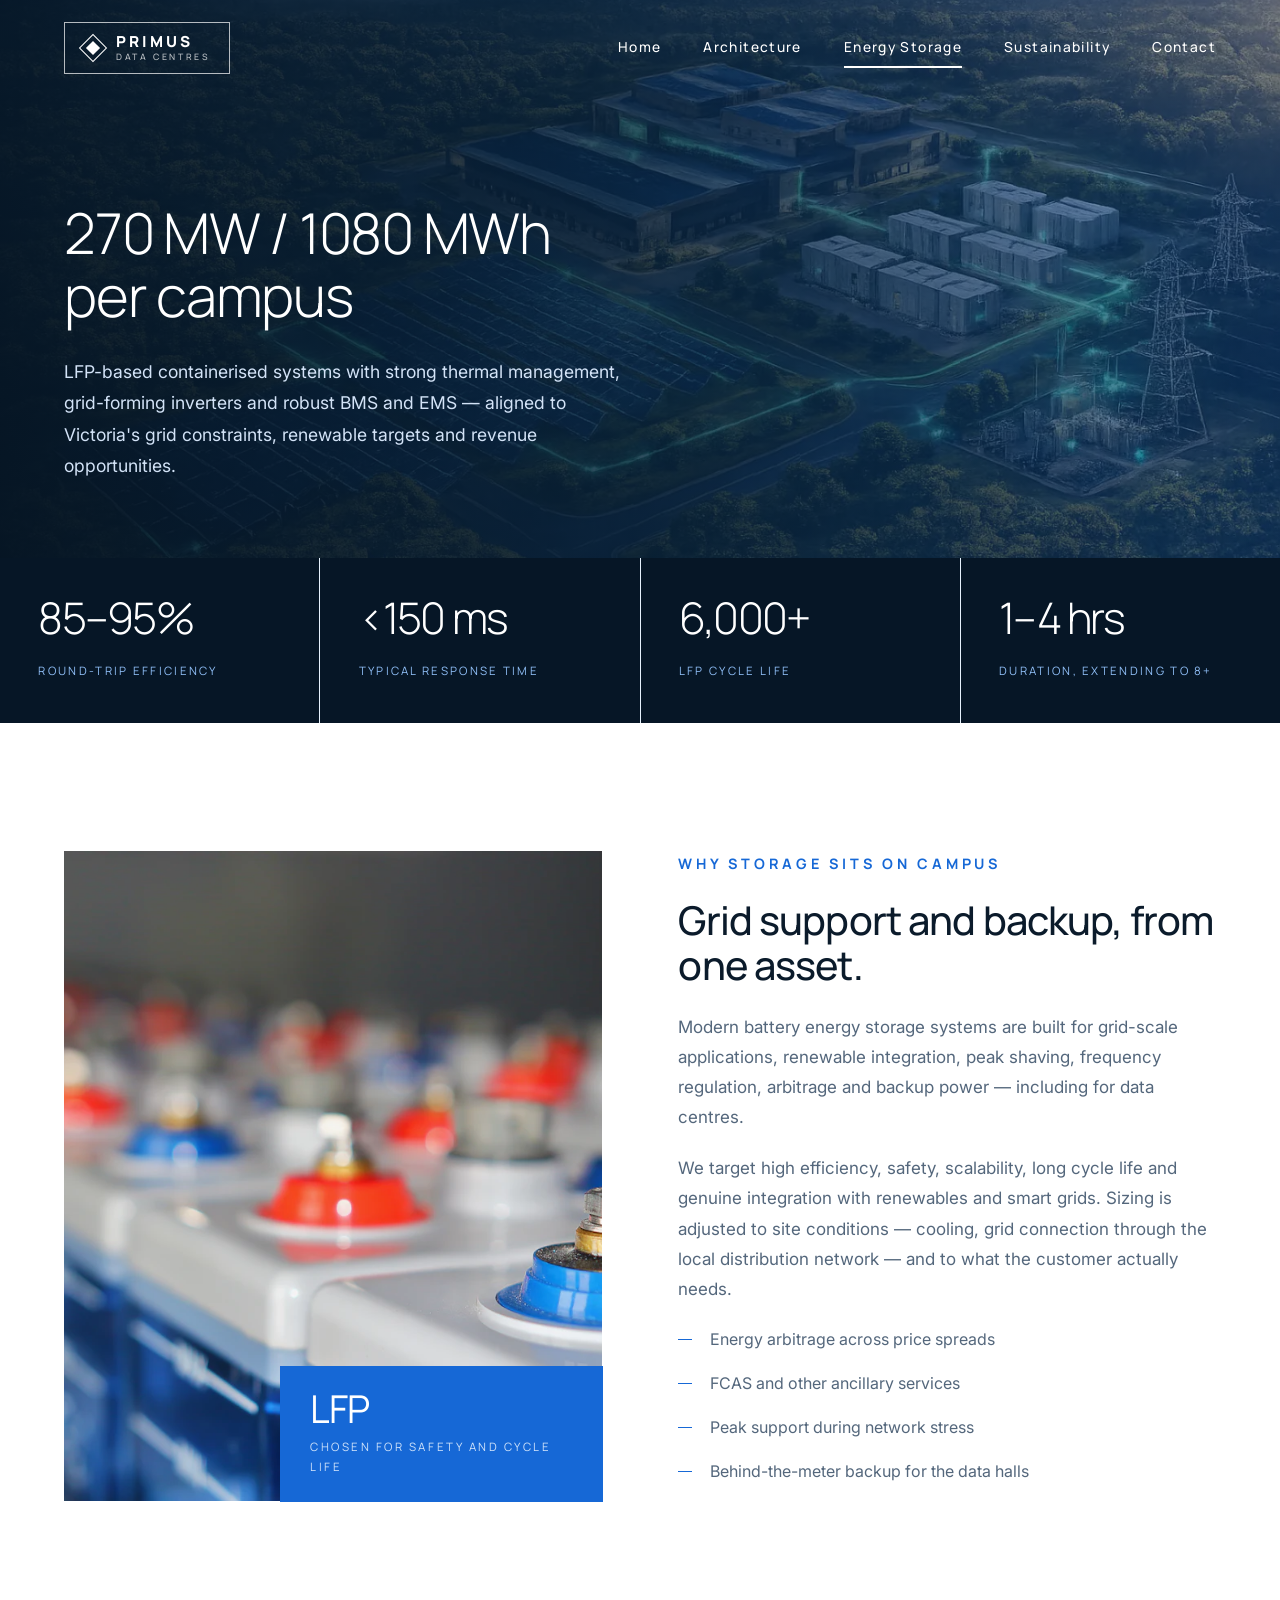
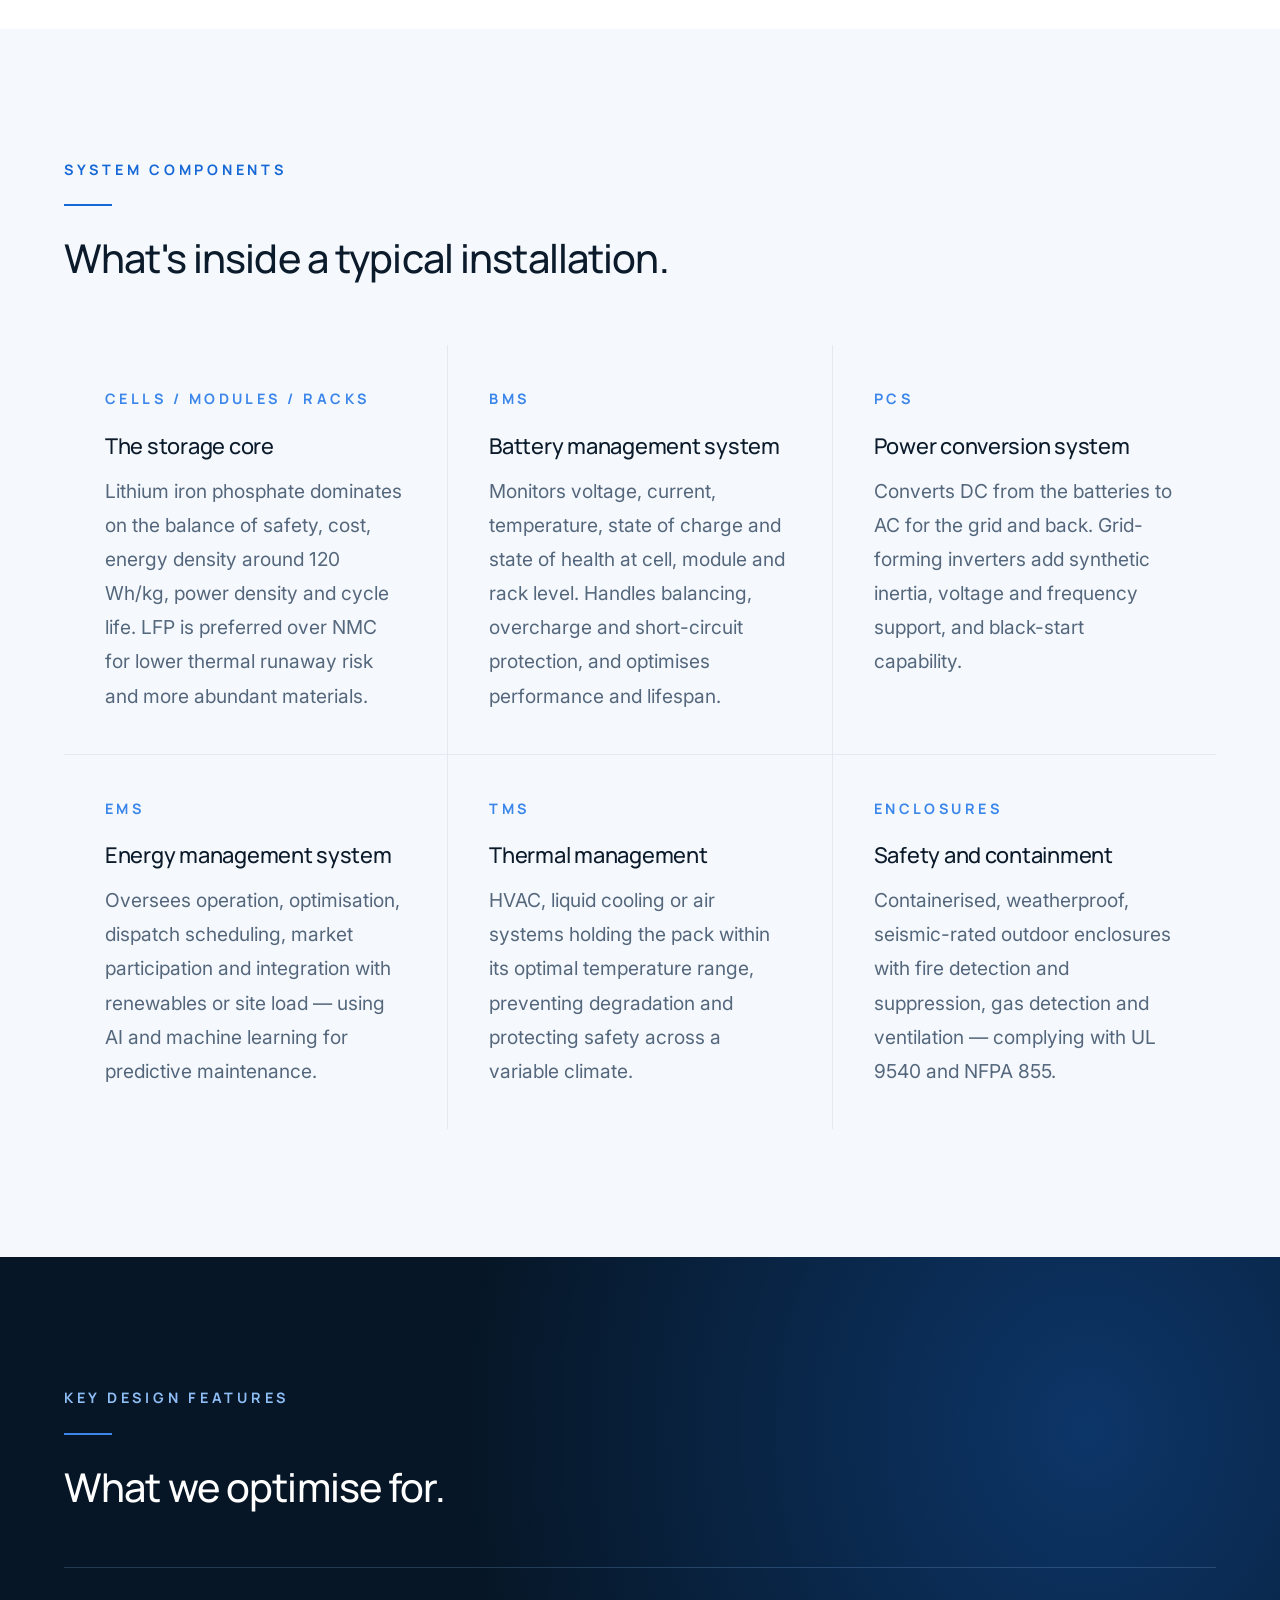
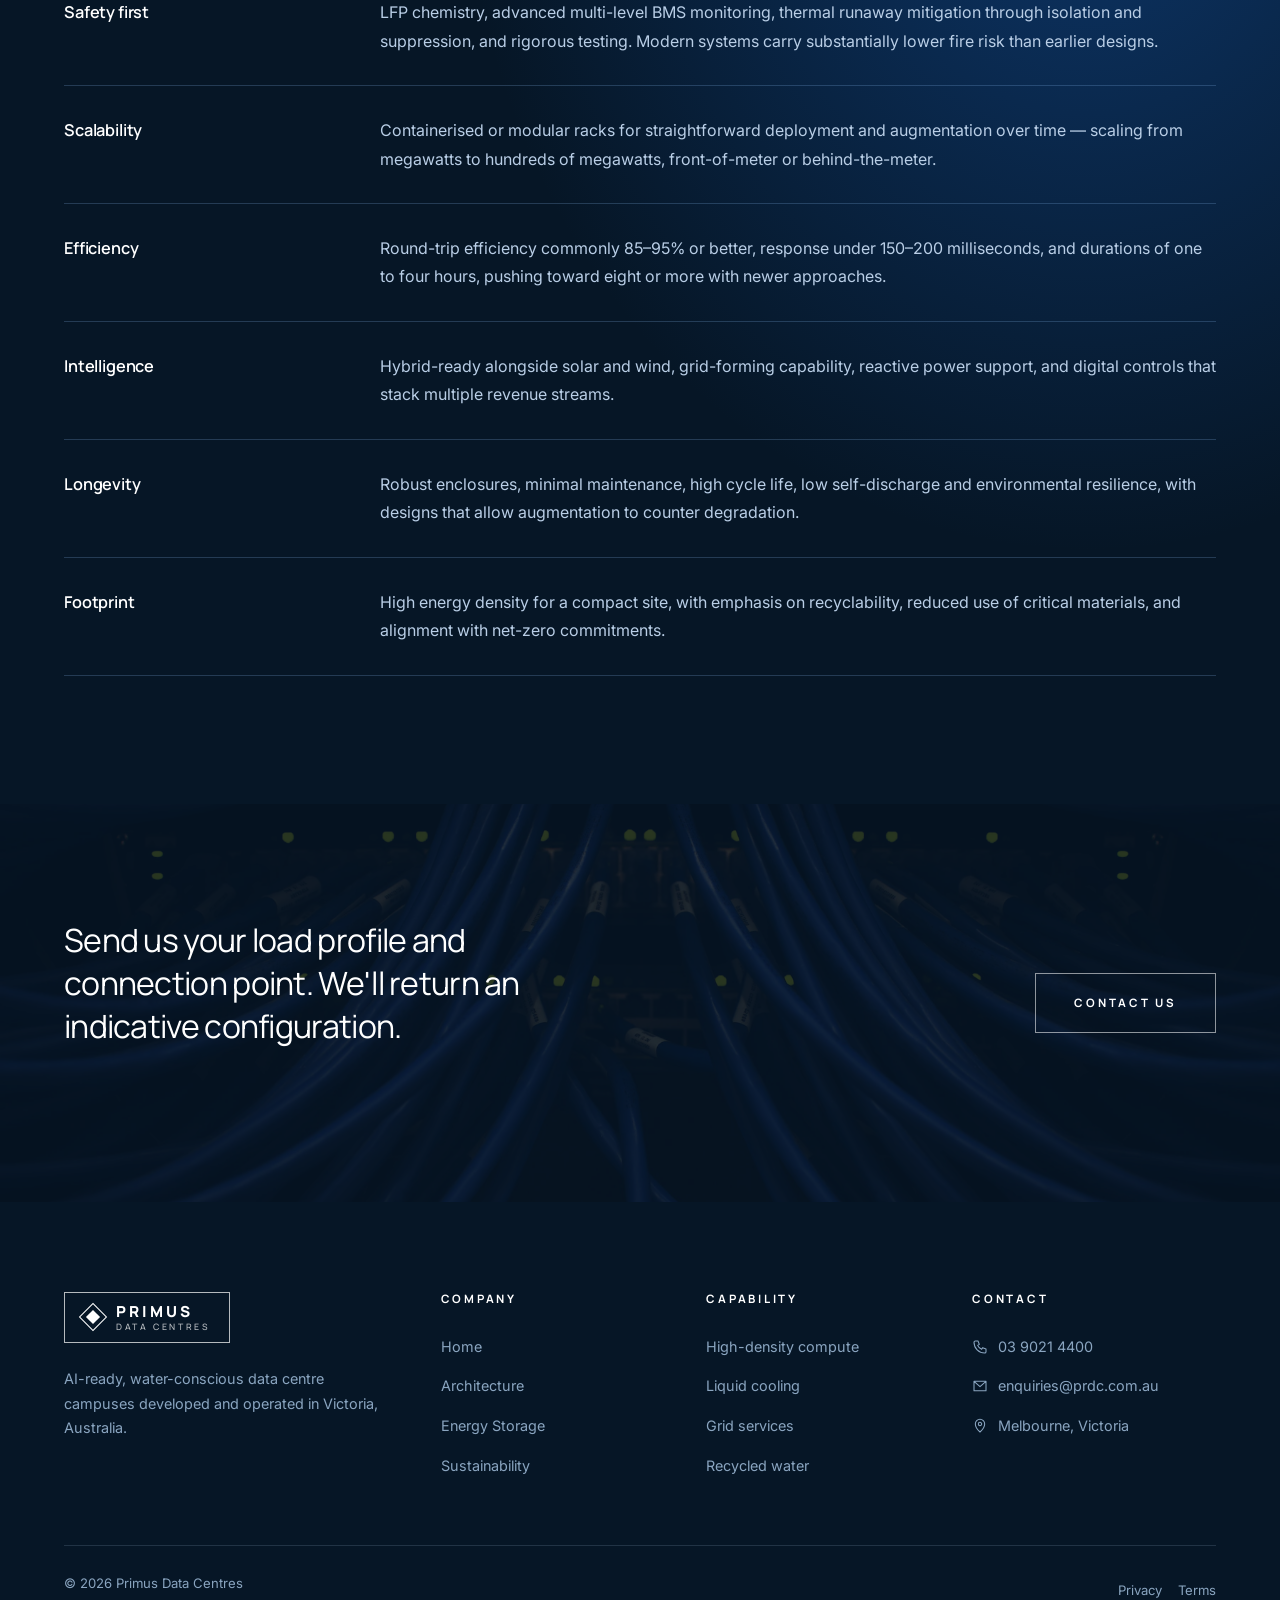
<file: energy-storage.html>
<!doctype html>
<html lang="en-AU">
  <head>
    <meta charset="utf-8" />
    <meta name="viewport" content="width=device-width, initial-scale=1" />
    <title>Energy Storage | PRDC — Primus Data Centres</title>
    <meta
      name="description"
      content="270 MW / 1080 MWh LFP battery energy storage integrated into PRDC campuses — grid-forming inverters, multi-level BMS and EMS-driven arbitrage, FCAS and peak support."
    />
    <link rel="preconnect" href="https://fonts.googleapis.com" />
    <link rel="preconnect" href="https://fonts.gstatic.com" crossorigin />
    <link
      href="https://fonts.googleapis.com/css2?family=Manrope:wght@200;300;400;500;600;700;800&family=Inter:wght@400;500&display=swap"
      rel="stylesheet"
    />
    <link rel="icon" href="data:image/svg+xml,%3Csvg xmlns=%27http://www.w3.org/2000/svg%27 viewBox=%270 0 32 32%27%3E%3Cg transform=%27rotate(45 16 16)%27%3E%3Crect x=%276%27 y=%276%27 width=%2720%27 height=%2720%27 fill=%27none%27 stroke=%27%231668d6%27 stroke-width=%273%27/%3E%3Crect x=%2711%27 y=%2711%27 width=%2710%27 height=%2710%27 fill=%27%231668d6%27/%3E%3C/g%3E%3C/svg%3E" />
    <link rel="stylesheet" href="assets/styles.css" />
  </head>
  <body>
    <header class="nav">
      <div class="wrap nav__in">
        <a class="logo" href="index.html">
          <span class="logo__mark"></span>
          <span class="logo__txt">PRIMUS<span>DATA CENTRES</span></span>
        </a>
        <nav>
          <ul class="menu" id="menu">
            <li><a href="index.html">Home</a></li>
            <li><a href="architecture.html">Architecture</a></li>
            <li>
              <a href="energy-storage.html" aria-current="page"
                >Energy Storage</a
              >
            </li>
            <li><a href="sustainability.html">Sustainability</a></li>
            <li><a href="contact.html">Contact</a></li>
          </ul>
        </nav>
        <button
          class="burger"
          data-burger
          aria-expanded="false"
          aria-controls="menu"
          aria-label="Menu"
        >
          <span></span><span></span><span></span>
        </button>
      </div>
    </header>

    <section class="pagehead">
      <img
        src="assets/campus-aerial.webp"
        alt="Aerial view of a data centre campus with solar and battery storage"
      />
      <div class="wrap">
        <h1>270 MW / 1080 MWh per campus</h1>
        <p>
          LFP-based containerised systems with strong thermal management,
          grid-forming inverters and robust BMS and EMS — aligned to Victoria's
          grid constraints, renewable targets and revenue opportunities.
        </p>
      </div>
    </section>

    <section class="stats">
      <div class="stat"><b>85–95%</b><span>Round-trip efficiency</span></div>
      <div class="stat">
        <b>&lt;150 ms</b><span>Typical response time</span>
      </div>
      <div class="stat"><b>6,000+</b><span>LFP cycle life</span></div>
      <div class="stat">
        <b>1–4 hrs</b><span>Duration, extending to 8+</span>
      </div>
    </section>

    <section class="section">
      <div class="wrap split reveal">
        <div class="split__media">
          <img
            src="assets/photo-1742899273038-67ff67477663.webp"
            alt="Rows of battery cells with terminal connections"
          />
          <div class="split__badge">
            <b>LFP</b><span>Chosen for safety and cycle life</span>
          </div>
        </div>
        <div>
          <span class="eyebrow">Why storage sits on campus</span>
          <h2>Grid support and backup, from one asset.</h2>
          <p>
            Modern battery energy storage systems are built for grid-scale
            applications, renewable integration, peak shaving, frequency
            regulation, arbitrage and backup power — including for data centres.
          </p>
          <p>
            We target high efficiency, safety, scalability, long cycle life and
            genuine integration with renewables and smart grids. Sizing is
            adjusted to site conditions — cooling, grid connection through the
            local distribution network — and to what the customer actually
            needs.
          </p>
          <ul class="ticks">
            <li>Energy arbitrage across price spreads</li>
            <li>FCAS and other ancillary services</li>
            <li>Peak support during network stress</li>
            <li>Behind-the-meter backup for the data halls</li>
          </ul>
        </div>
      </div>
    </section>

    <section class="section section--tint">
      <div class="wrap">
        <div
          class="reveal"
          style="margin-bottom: clamp(40px, 5vw, 70px)"
        >
          <span class="eyebrow">System components</span>
          <div class="rule"></div>
          <h2>What's inside a typical installation.</h2>
        </div>
        <div class="grid reveal">
          <div class="cell">
            <span class="cell__no">Cells / modules / racks</span>
            <h3>The storage core</h3>
            <p>
              Lithium iron phosphate dominates on the balance of safety, cost,
              energy density around 120 Wh/kg, power density and cycle life. LFP
              is preferred over NMC for lower thermal runaway risk and more
              abundant materials.
            </p>
          </div>
          <div class="cell">
            <span class="cell__no">BMS</span>
            <h3>Battery management system</h3>
            <p>
              Monitors voltage, current, temperature, state of charge and state
              of health at cell, module and rack level. Handles balancing,
              overcharge and short-circuit protection, and optimises performance
              and lifespan.
            </p>
          </div>
          <div class="cell">
            <span class="cell__no">PCS</span>
            <h3>Power conversion system</h3>
            <p>
              Converts DC from the batteries to AC for the grid and back.
              Grid-forming inverters add synthetic inertia, voltage and
              frequency support, and black-start capability.
            </p>
          </div>
          <div class="cell">
            <span class="cell__no">EMS</span>
            <h3>Energy management system</h3>
            <p>
              Oversees operation, optimisation, dispatch scheduling, market
              participation and integration with renewables or site load — using
              AI and machine learning for predictive maintenance.
            </p>
          </div>
          <div class="cell">
            <span class="cell__no">TMS</span>
            <h3>Thermal management</h3>
            <p>
              HVAC, liquid cooling or air systems holding the pack within its
              optimal temperature range, preventing degradation and protecting
              safety across a variable climate.
            </p>
          </div>
          <div class="cell">
            <span class="cell__no">Enclosures</span>
            <h3>Safety and containment</h3>
            <p>
              Containerised, weatherproof, seismic-rated outdoor enclosures with
              fire detection and suppression, gas detection and ventilation —
              complying with UL 9540 and NFPA 855.
            </p>
          </div>
        </div>
      </div>
    </section>

    <section class="section band">
      <div class="wrap">
        <div
          class="reveal"
          style="margin-bottom: clamp(36px, 4.5vw, 60px)"
        >
          <span class="eyebrow eyebrow--light">Key design features</span>
          <div class="rule rule--light"></div>
          <h2>What we optimise for.</h2>
        </div>
        <dl class="spec reveal">
          <div class="spec__row">
            <dt>Safety first</dt>
            <dd>
              LFP chemistry, advanced multi-level BMS monitoring, thermal
              runaway mitigation through isolation and suppression, and rigorous
              testing. Modern systems carry substantially lower fire risk than
              earlier designs.
            </dd>
          </div>
          <div class="spec__row">
            <dt>Scalability</dt>
            <dd>
              Containerised or modular racks for straightforward deployment and
              augmentation over time — scaling from megawatts to hundreds of
              megawatts, front-of-meter or behind-the-meter.
            </dd>
          </div>
          <div class="spec__row">
            <dt>Efficiency</dt>
            <dd>
              Round-trip efficiency commonly 85–95% or better, response under
              150–200 milliseconds, and durations of one to four hours, pushing
              toward eight or more with newer approaches.
            </dd>
          </div>
          <div class="spec__row">
            <dt>Intelligence</dt>
            <dd>
              Hybrid-ready alongside solar and wind, grid-forming capability,
              reactive power support, and digital controls that stack multiple
              revenue streams.
            </dd>
          </div>
          <div class="spec__row">
            <dt>Longevity</dt>
            <dd>
              Robust enclosures, minimal maintenance, high cycle life, low
              self-discharge and environmental resilience, with designs that
              allow augmentation to counter degradation.
            </dd>
          </div>
          <div class="spec__row">
            <dt>Footprint</dt>
            <dd>
              High energy density for a compact site, with emphasis on
              recyclability, reduced use of critical materials, and alignment
              with net-zero commitments.
            </dd>
          </div>
        </dl>
      </div>
    </section>

    <section class="cta">
      <img
        src="assets/photo-1683322499436-f4383dd59f5a.webp"
        alt=""
      />
      <div class="wrap cta__in">
        <p>
          Send us your load profile and connection point. We'll return an
          indicative configuration.
        </p>
        <a class="btn btn--light" href="contact.html">Contact us</a>
      </div>
    </section>

    <footer class="footer">
      <div class="wrap">
        <div class="footer__grid">
          <div>
            <a class="logo" href="index.html">
              <span class="logo__mark"></span>
              <span class="logo__txt">PRIMUS<span>DATA CENTRES</span></span>
            </a>
            <p>
              AI-ready, water-conscious data centre campuses developed and
              operated in Victoria, Australia.
            </p>
          </div>
          <div>
            <h4>Company</h4>
            <a href="index.html">Home</a>
            <a href="architecture.html">Architecture</a>
            <a href="energy-storage.html">Energy Storage</a>
            <a href="sustainability.html">Sustainability</a>
          </div>
          <div>
            <h4>Capability</h4>
            <a href="architecture.html">High-density compute</a>
            <a href="architecture.html">Liquid cooling</a>
            <a href="energy-storage.html">Grid services</a>
            <a href="sustainability.html">Recycled water</a>
          </div>
          <div>
            <h4>Contact</h4>
            <a href="tel:0390214400"><svg class="ico" viewBox="0 0 24 24" aria-hidden="true"><path d="M5 3h4l2 5-2.5 1.5a11 11 0 0 0 6 6L16 13l5 2v4a2 2 0 0 1-2 2A16 16 0 0 1 3 5a2 2 0 0 1 2-2"/></svg>03 9021 4400</a>
            <a href="mailto:enquiries@prdc.com.au"><svg class="ico" viewBox="0 0 24 24" aria-hidden="true"><path d="M3 5h18v14H3zM3 5l9 8 9-8"/></svg>enquiries@prdc.com.au</a>
            <a href="https://www.google.com/maps/search/?api=1&query=Melbourne%2C+Victoria%2C+Australia" target="_blank" rel="noopener"><svg class="ico" viewBox="0 0 24 24" aria-hidden="true"><path d="M12 21s-7-6.2-7-12a7 7 0 0 1 14 0c0 5.8-7 12-7 12zM12 11.5a2.5 2.5 0 1 0 0-5 2.5 2.5 0 0 0 0 5"/></svg>Melbourne, Victoria</a>
          </div>
        </div>
        <div class="footer__bar">
          <span>© 2026 Primus Data Centres</span>
          <span class="footer_end">
            <a href="privacy.html">Privacy</a>
            <a href="terms.html">Terms</a>
          </span>
        </div>
      </div>
    </footer>

    <script src="script/main.js"></script>
  </body>
</html>
</file>
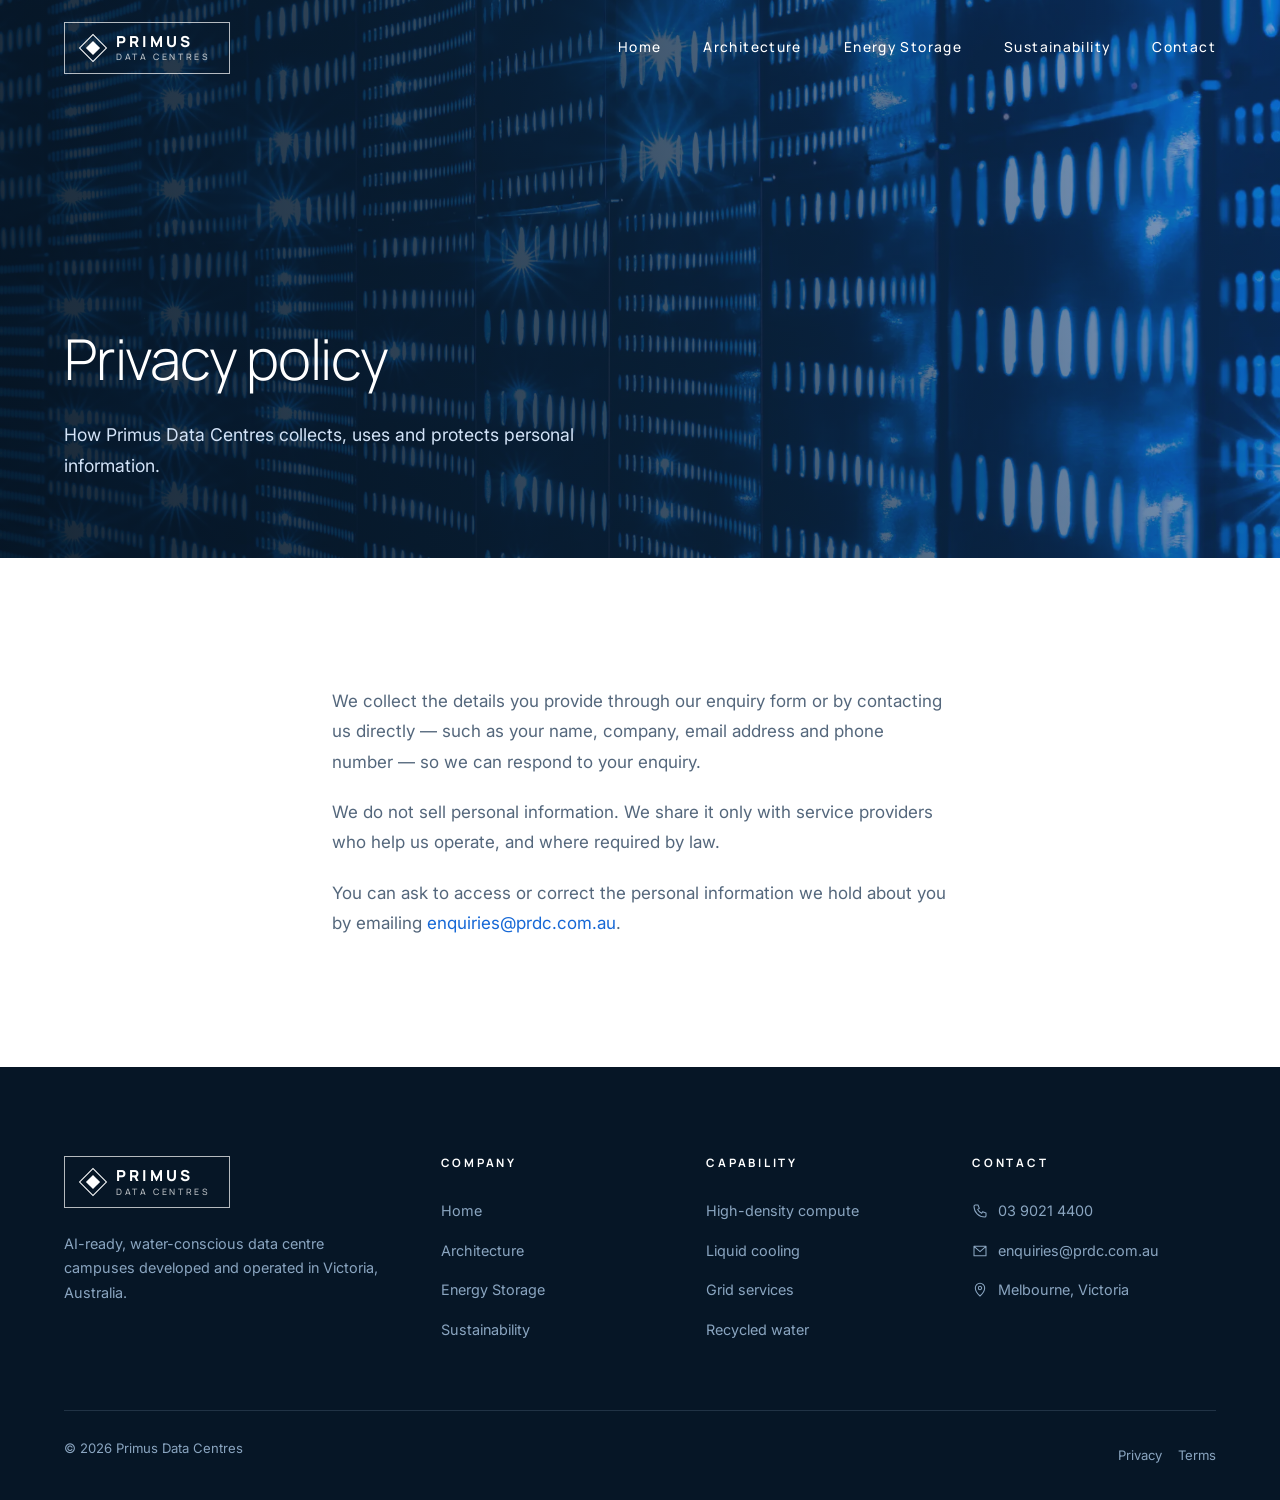
<file: privacy.html>
<!doctype html>
<html lang="en-AU">
  <head>
    <meta charset="utf-8" />
    <meta name="viewport" content="width=device-width, initial-scale=1" />
    <title>Privacy policy | PRDC — Primus Data Centres</title>
    <meta
      name="description"
      content="How Primus Data Centres collects, uses and protects personal information."
    />
    <link rel="preconnect" href="https://fonts.googleapis.com" />
    <link rel="preconnect" href="https://fonts.gstatic.com" crossorigin />
    <link
      href="https://fonts.googleapis.com/css2?family=Manrope:wght@200;300;400;500;600;700;800&family=Inter:wght@400;500&display=swap"
      rel="stylesheet"
    />
    <link rel="icon" href="data:image/svg+xml,%3Csvg xmlns=%27http://www.w3.org/2000/svg%27 viewBox=%270 0 32 32%27%3E%3Cg transform=%27rotate(45 16 16)%27%3E%3Crect x=%276%27 y=%276%27 width=%2720%27 height=%2720%27 fill=%27none%27 stroke=%27%231668d6%27 stroke-width=%273%27/%3E%3Crect x=%2711%27 y=%2711%27 width=%2710%27 height=%2710%27 fill=%27%231668d6%27/%3E%3C/g%3E%3C/svg%3E" />
    <link rel="stylesheet" href="assets/styles.css" />
  </head>
  <body>
    <header class="nav">
      <div class="wrap nav__in">
        <a class="logo" href="index.html">
          <span class="logo__mark"></span>
          <span class="logo__txt">PRIMUS<span>DATA CENTRES</span></span>
        </a>
        <nav>
          <ul class="menu" id="menu">
            <li><a href="index.html">Home</a></li>
            <li><a href="architecture.html">Architecture</a></li>
            <li><a href="energy-storage.html">Energy Storage</a></li>
            <li><a href="sustainability.html">Sustainability</a></li>
            <li><a href="contact.html">Contact</a></li>
          </ul>
        </nav>
        <button
          class="burger"
          data-burger
          aria-expanded="false"
          aria-controls="menu"
          aria-label="Menu"
        >
          <span></span><span></span><span></span>
        </button>
      </div>
    </header>

    <section class="pagehead">
      <img
        src="assets/photo-1561233835-f937539b95b9.webp"
        alt=""
      />
      <div class="wrap">
        <h1>Privacy policy</h1>
        <p>How Primus Data Centres collects, uses and protects personal information.</p>
      </div>
    </section>

    <section class="section">
      <div class="wrap measure">
        <p>We collect the details you provide through our enquiry form or by contacting us directly — such as your name, company, email address and phone number — so we can respond to your enquiry.</p>
        <p>We do not sell personal information. We share it only with service providers who help us operate, and where required by law.</p>
        <p>You can ask to access or correct the personal information we hold about you by emailing <a href="mailto:enquiries@prdc.com.au">enquiries@prdc.com.au</a>.</p>
      </div>
    </section>

    <footer class="footer">
      <div class="wrap">
        <div class="footer__grid">
          <div>
            <a class="logo" href="index.html">
              <span class="logo__mark"></span>
              <span class="logo__txt">PRIMUS<span>DATA CENTRES</span></span>
            </a>
            <p>
              AI-ready, water-conscious data centre campuses developed and
              operated in Victoria, Australia.
            </p>
          </div>
          <div>
            <h4>Company</h4>
            <a href="index.html">Home</a>
            <a href="architecture.html">Architecture</a>
            <a href="energy-storage.html">Energy Storage</a>
            <a href="sustainability.html">Sustainability</a>
          </div>
          <div>
            <h4>Capability</h4>
            <a href="architecture.html">High-density compute</a>
            <a href="architecture.html">Liquid cooling</a>
            <a href="energy-storage.html">Grid services</a>
            <a href="sustainability.html">Recycled water</a>
          </div>
          <div>
            <h4>Contact</h4>
            <a href="tel:0390214400"><svg class="ico" viewBox="0 0 24 24" aria-hidden="true"><path d="M5 3h4l2 5-2.5 1.5a11 11 0 0 0 6 6L16 13l5 2v4a2 2 0 0 1-2 2A16 16 0 0 1 3 5a2 2 0 0 1 2-2"/></svg>03 9021 4400</a>
            <a href="mailto:enquiries@prdc.com.au"><svg class="ico" viewBox="0 0 24 24" aria-hidden="true"><path d="M3 5h18v14H3zM3 5l9 8 9-8"/></svg>enquiries@prdc.com.au</a>
            <a href="https://www.google.com/maps/search/?api=1&query=Melbourne%2C+Victoria%2C+Australia" target="_blank" rel="noopener"><svg class="ico" viewBox="0 0 24 24" aria-hidden="true"><path d="M12 21s-7-6.2-7-12a7 7 0 0 1 14 0c0 5.8-7 12-7 12zM12 11.5a2.5 2.5 0 1 0 0-5 2.5 2.5 0 0 0 0 5"/></svg>Melbourne, Victoria</a>
          </div>
        </div>
        <div class="footer__bar">
          <span>© 2026 Primus Data Centres</span>
          <span class="footer_end">
            <a href="privacy.html">Privacy</a>
            <a href="terms.html">Terms</a>
          </span>
        </div>
      </div>
    </footer>

    <script src="script/main.js"></script>
  </body>
</html>
</file>
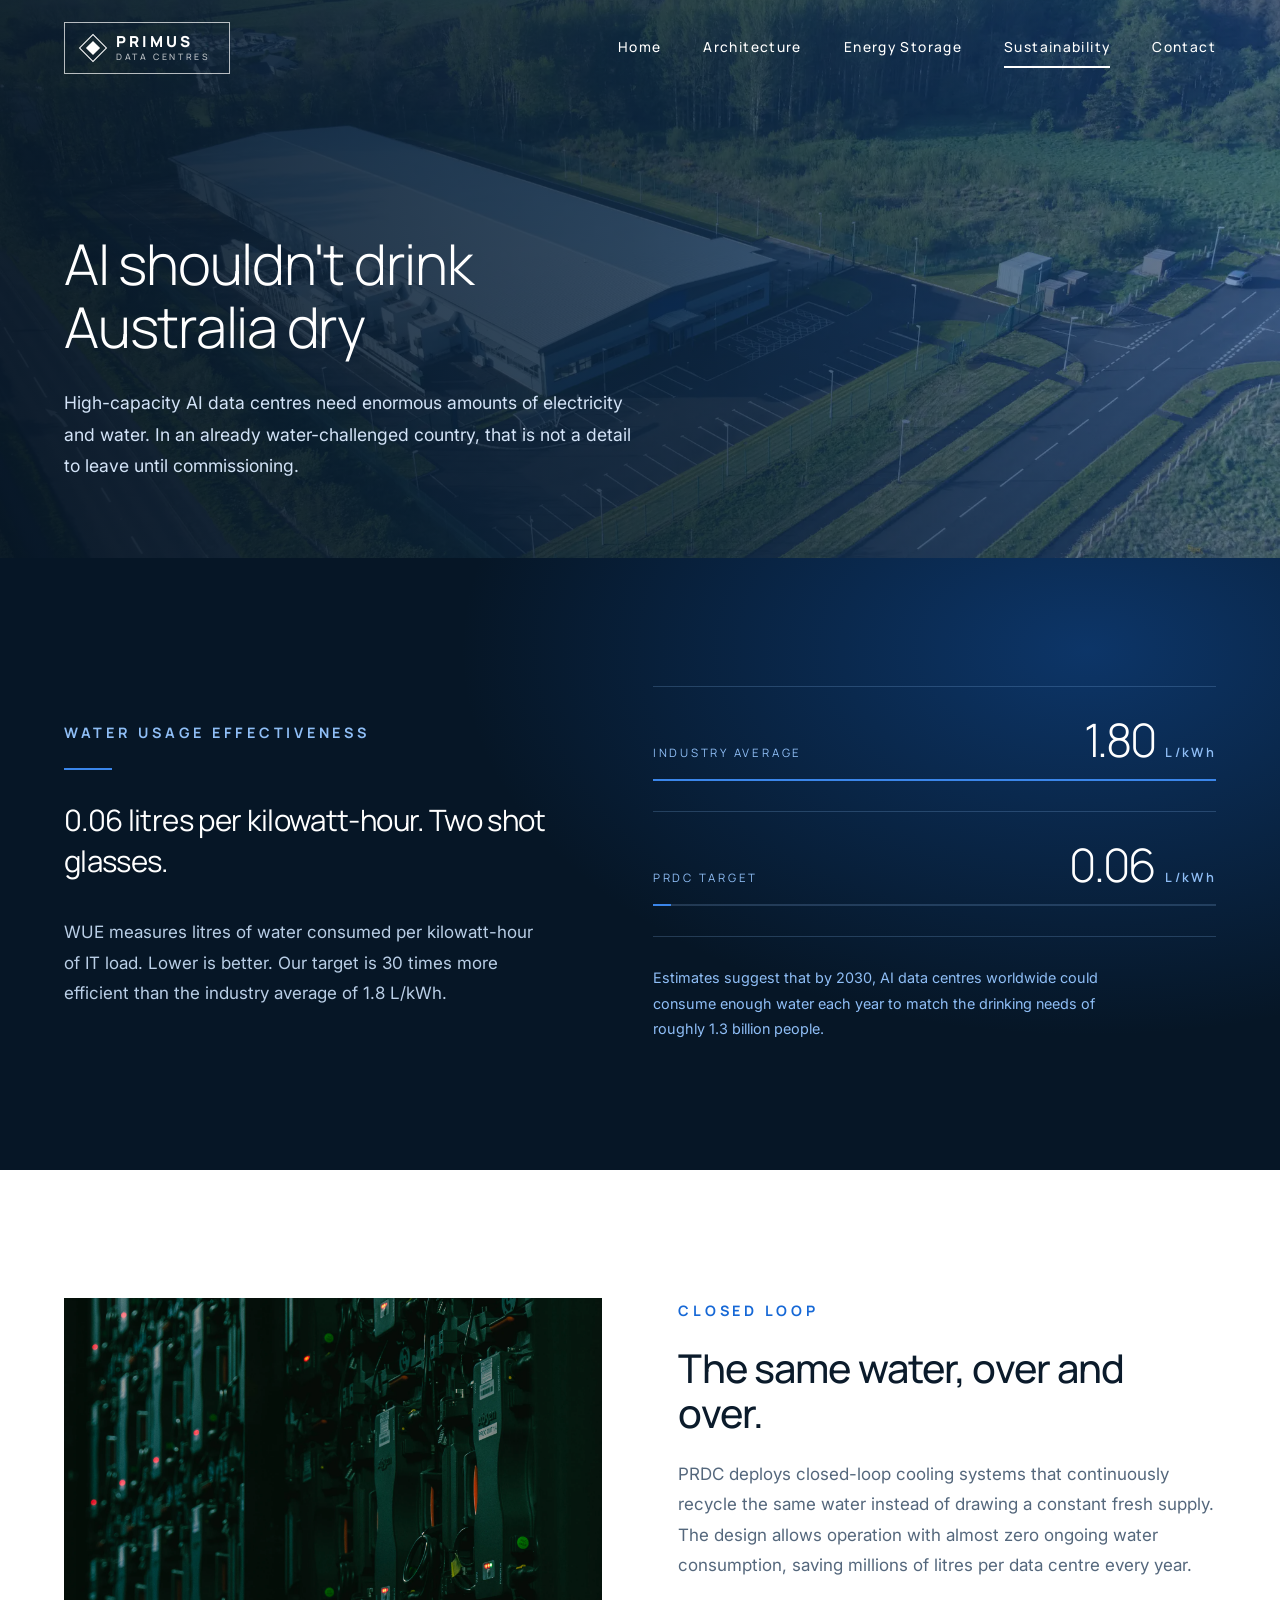
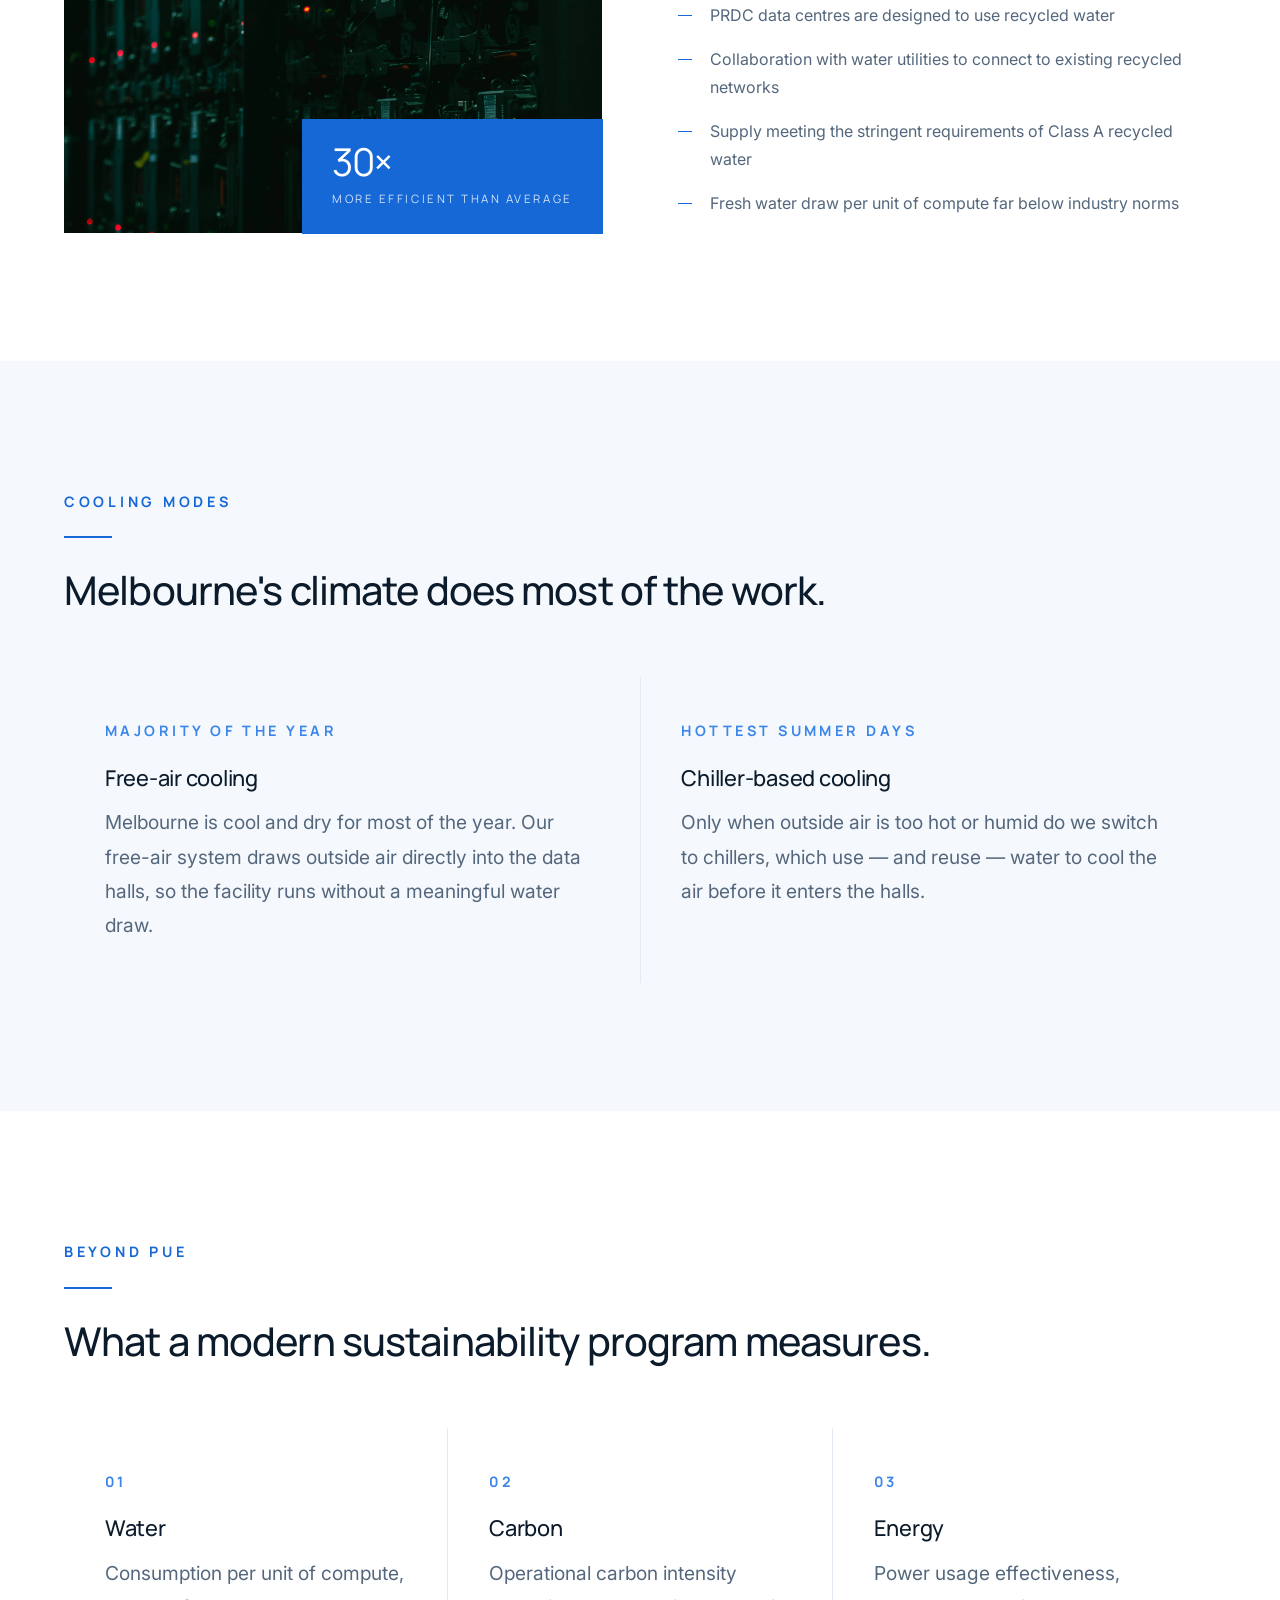
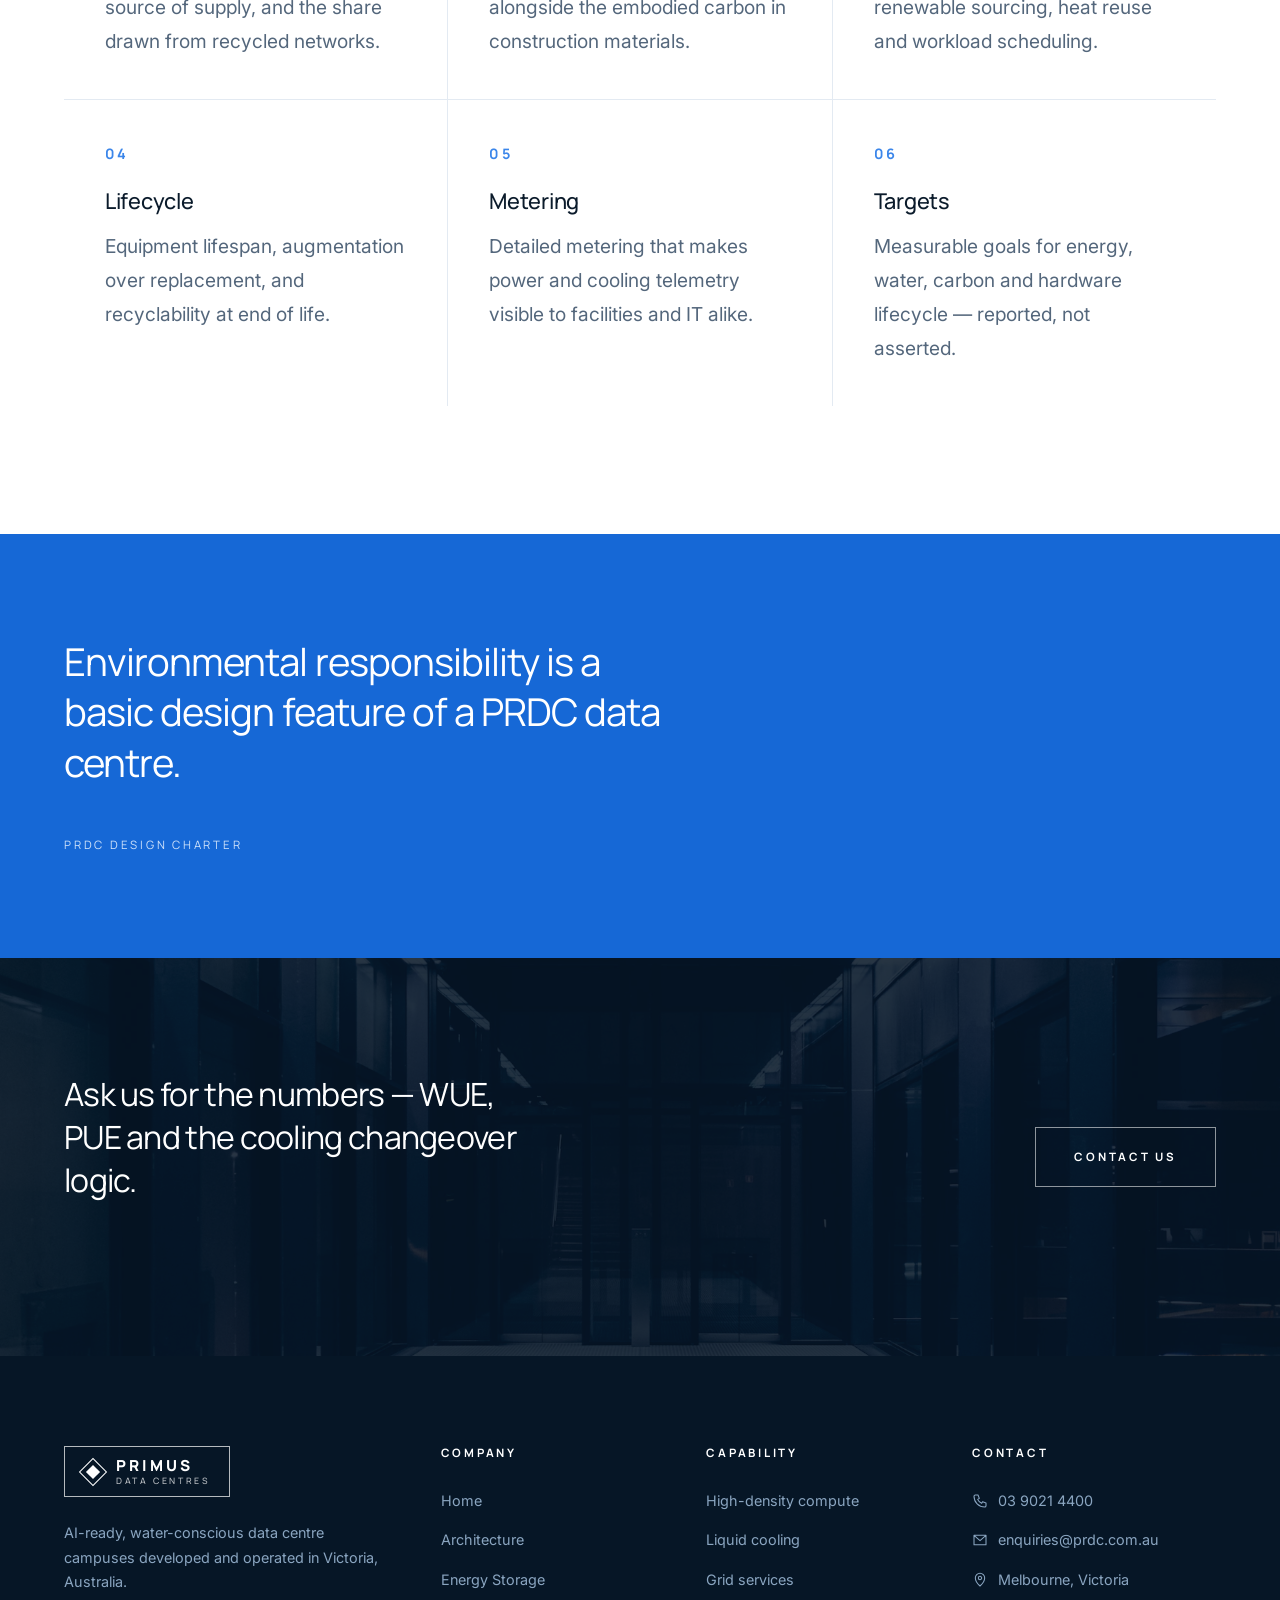
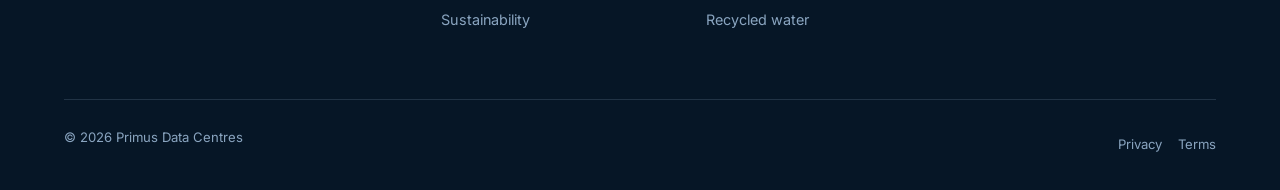
<file: sustainability.html>
<!doctype html>
<html lang="en-AU">
  <head>
    <meta charset="utf-8" />
    <meta name="viewport" content="width=device-width, initial-scale=1" />
    <title>Sustainability | PRDC — Primus Data Centres</title>
    <meta
      name="description"
      content="Closed-loop cooling, free-air operation and Class A recycled water — how PRDC targets a water usage effectiveness of 0.06 L/kWh, 30 times better than the industry average."
    />
    <link rel="preconnect" href="https://fonts.googleapis.com" />
    <link rel="preconnect" href="https://fonts.gstatic.com" crossorigin />
    <link
      href="https://fonts.googleapis.com/css2?family=Manrope:wght@200;300;400;500;600;700;800&family=Inter:wght@400;500&display=swap"
      rel="stylesheet"
    />
    <link rel="icon" href="data:image/svg+xml,%3Csvg xmlns=%27http://www.w3.org/2000/svg%27 viewBox=%270 0 32 32%27%3E%3Cg transform=%27rotate(45 16 16)%27%3E%3Crect x=%276%27 y=%276%27 width=%2720%27 height=%2720%27 fill=%27none%27 stroke=%27%231668d6%27 stroke-width=%273%27/%3E%3Crect x=%2711%27 y=%2711%27 width=%2710%27 height=%2710%27 fill=%27%231668d6%27/%3E%3C/g%3E%3C/svg%3E" />
    <link rel="stylesheet" href="assets/styles.css" />
  </head>
  <body>
    <header class="nav">
      <div class="wrap nav__in">
        <a class="logo" href="index.html">
          <span class="logo__mark"></span>
          <span class="logo__txt">PRIMUS<span>DATA CENTRES</span></span>
        </a>
        <nav>
          <ul class="menu" id="menu">
            <li><a href="index.html">Home</a></li>
            <li><a href="architecture.html">Architecture</a></li>
            <li><a href="energy-storage.html">Energy Storage</a></li>
            <li>
              <a href="sustainability.html" aria-current="page"
                >Sustainability</a
              >
            </li>
            <li><a href="contact.html">Contact</a></li>
          </ul>
        </nav>
        <button
          class="burger"
          data-burger
          aria-expanded="false"
          aria-controls="menu"
          aria-label="Menu"
        >
          <span></span><span></span><span></span>
        </button>
      </div>
    </header>

    <section class="pagehead">
      <img
        src="assets/photo-1715026323215-a2dbb71272f6.webp"
        alt="Aerial view of a data centre campus"
      />
      <div class="wrap">
        <h1>AI shouldn't drink Australia dry</h1>
        <p>
          High-capacity AI data centres need enormous amounts of electricity and
          water. In an already water-challenged country, that is not a detail to
          leave until commissioning.
        </p>
      </div>
    </section>

    <section class="section band">
      <div class="wrap wue">
        <div>
          <span class="eyebrow eyebrow--light">Water usage effectiveness</span>
          <div class="rule rule--light"></div>
          <p class="statement statement--wide">
            0.06 litres per kilowatt-hour. Two shot glasses.
          </p>
          <p class="light" style="max-width: 44ch; margin-top: 1.4em">
            WUE measures litres of water consumed per kilowatt-hour of IT load.
            Lower is better. Our target is 30 times more efficient than the
            industry average of 1.8 L/kWh.
          </p>
        </div>
        <div class="wue__rows">
          <div class="wue__row">
            <div class="wue__top">
              <span class="wue__label">Industry average</span>
              <span class="wue__val">1.80<i>L/kWh</i></span>
            </div>
            <div class="wue__track">
              <div class="wue__fill" style="width: 100%"></div>
            </div>
          </div>
          <div class="wue__row">
            <div class="wue__top">
              <span class="wue__label">PRDC target</span>
              <span class="wue__val">0.06<i>L/kWh</i></span>
            </div>
            <div class="wue__track">
              <div class="wue__fill" style="width: 3.3%"></div>
            </div>
          </div>
          <p class="wue__note">
            Estimates suggest that by 2030, AI data centres worldwide could
            consume enough water each year to match the drinking needs of
            roughly 1.3 billion people.
          </p>
        </div>
      </div>
    </section>

    <section class="section">
      <div class="wrap split reveal">
        <div class="split__media">
          <img
            src="assets/photo-1639066648921-82d4500abf1a.webp"
            alt="Cooling and plant equipment inside a facility"
          />
          <div class="split__badge">
            <b>30×</b><span>More efficient than average</span>
          </div>
        </div>
        <div>
          <span class="eyebrow">Closed loop</span>
          <h2>The same water, over and over.</h2>
          <p>
            PRDC deploys closed-loop cooling systems that continuously recycle
            the same water instead of drawing a constant fresh supply. The
            design allows operation with almost zero ongoing water consumption,
            saving millions of litres per data centre every year.
          </p>
          <ul class="ticks">
            <li>PRDC data centres are designed to use recycled water</li>
            <li>
              Collaboration with water utilities to connect to existing recycled
              networks
            </li>
            <li>
              Supply meeting the stringent requirements of Class A recycled
              water
            </li>
            <li>
              Fresh water draw per unit of compute far below industry norms
            </li>
          </ul>
        </div>
      </div>
    </section>

    <section class="section section--tint">
      <div class="wrap">
        <div
          class="reveal"
          style="margin-bottom: clamp(40px, 5vw, 70px)"
        >
          <span class="eyebrow">Cooling modes</span>
          <div class="rule"></div>
          <h2>Melbourne's climate does most of the work.</h2>
        </div>
        <div class="grid grid--2 reveal">
          <div class="cell">
            <span class="cell__no">Majority of the year</span>
            <h3>Free-air cooling</h3>
            <p>
              Melbourne is cool and dry for most of the year. Our free-air
              system draws outside air directly into the data halls, so the
              facility runs without a meaningful water draw.
            </p>
          </div>
          <div class="cell">
            <span class="cell__no">Hottest summer days</span>
            <h3>Chiller-based cooling</h3>
            <p>
              Only when outside air is too hot or humid do we switch to
              chillers, which use — and reuse — water to cool the air before it
              enters the halls.
            </p>
          </div>
        </div>
      </div>
    </section>

    <section class="section">
      <div class="wrap">
        <div
          class="reveal"
          style="margin-bottom: clamp(40px, 5vw, 70px)"
        >
          <span class="eyebrow">Beyond PUE</span>
          <div class="rule"></div>
          <h2>What a modern sustainability program measures.</h2>
        </div>
        <div class="grid reveal">
          <div class="cell">
            <span class="cell__no">01</span>
            <h3>Water</h3>
            <p>
              Consumption per unit of compute, source of supply, and the share
              drawn from recycled networks.
            </p>
          </div>
          <div class="cell">
            <span class="cell__no">02</span>
            <h3>Carbon</h3>
            <p>
              Operational carbon intensity alongside the embodied carbon in
              construction materials.
            </p>
          </div>
          <div class="cell">
            <span class="cell__no">03</span>
            <h3>Energy</h3>
            <p>
              Power usage effectiveness, renewable sourcing, heat reuse and
              workload scheduling.
            </p>
          </div>
          <div class="cell">
            <span class="cell__no">04</span>
            <h3>Lifecycle</h3>
            <p>
              Equipment lifespan, augmentation over replacement, and
              recyclability at end of life.
            </p>
          </div>
          <div class="cell">
            <span class="cell__no">05</span>
            <h3>Metering</h3>
            <p>
              Detailed metering that makes power and cooling telemetry visible
              to facilities and IT alike.
            </p>
          </div>
          <div class="cell">
            <span class="cell__no">06</span>
            <h3>Targets</h3>
            <p>
              Measurable goals for energy, water, carbon and hardware lifecycle
              — reported, not asserted.
            </p>
          </div>
        </div>
      </div>
    </section>

    <section class="pull">
      <div class="wrap reveal">
        <p>
          Environmental responsibility is a basic design feature of a PRDC data
          centre.
        </p>
        <cite>PRDC design charter</cite>
      </div>
    </section>

    <section class="cta">
      <img
        src="assets/photo-1580106815433-a5b1d1d53d85.webp"
        alt=""
      />
      <div class="wrap cta__in">
        <p>
          Ask us for the numbers — WUE, PUE and the cooling changeover logic.
        </p>
        <a class="btn btn--light" href="contact.html">Contact us</a>
      </div>
    </section>

    <footer class="footer">
      <div class="wrap">
        <div class="footer__grid">
          <div>
            <a class="logo" href="index.html">
              <span class="logo__mark"></span>
              <span class="logo__txt">PRIMUS<span>DATA CENTRES</span></span>
            </a>
            <p>
              AI-ready, water-conscious data centre campuses developed and
              operated in Victoria, Australia.
            </p>
          </div>
          <div>
            <h4>Company</h4>
            <a href="index.html">Home</a>
            <a href="architecture.html">Architecture</a>
            <a href="energy-storage.html">Energy Storage</a>
            <a href="sustainability.html">Sustainability</a>
          </div>
          <div>
            <h4>Capability</h4>
            <a href="architecture.html">High-density compute</a>
            <a href="architecture.html">Liquid cooling</a>
            <a href="energy-storage.html">Grid services</a>
            <a href="sustainability.html">Recycled water</a>
          </div>
          <div>
            <h4>Contact</h4>
            <a href="tel:0390214400"><svg class="ico" viewBox="0 0 24 24" aria-hidden="true"><path d="M5 3h4l2 5-2.5 1.5a11 11 0 0 0 6 6L16 13l5 2v4a2 2 0 0 1-2 2A16 16 0 0 1 3 5a2 2 0 0 1 2-2"/></svg>03 9021 4400</a>
            <a href="mailto:enquiries@prdc.com.au"><svg class="ico" viewBox="0 0 24 24" aria-hidden="true"><path d="M3 5h18v14H3zM3 5l9 8 9-8"/></svg>enquiries@prdc.com.au</a>
            <a href="https://www.google.com/maps/search/?api=1&query=Melbourne%2C+Victoria%2C+Australia" target="_blank" rel="noopener"><svg class="ico" viewBox="0 0 24 24" aria-hidden="true"><path d="M12 21s-7-6.2-7-12a7 7 0 0 1 14 0c0 5.8-7 12-7 12zM12 11.5a2.5 2.5 0 1 0 0-5 2.5 2.5 0 0 0 0 5"/></svg>Melbourne, Victoria</a>
          </div>
        </div>
        <div class="footer__bar">
          <span>© 2026 Primus Data Centres</span>
          <span class="footer_end">
            <a href="privacy.html">Privacy</a>
            <a href="terms.html">Terms</a>
          </span>
        </div>
      </div>
    </footer>

    <script src="script/main.js"></script>
  </body>
</html>
</file>
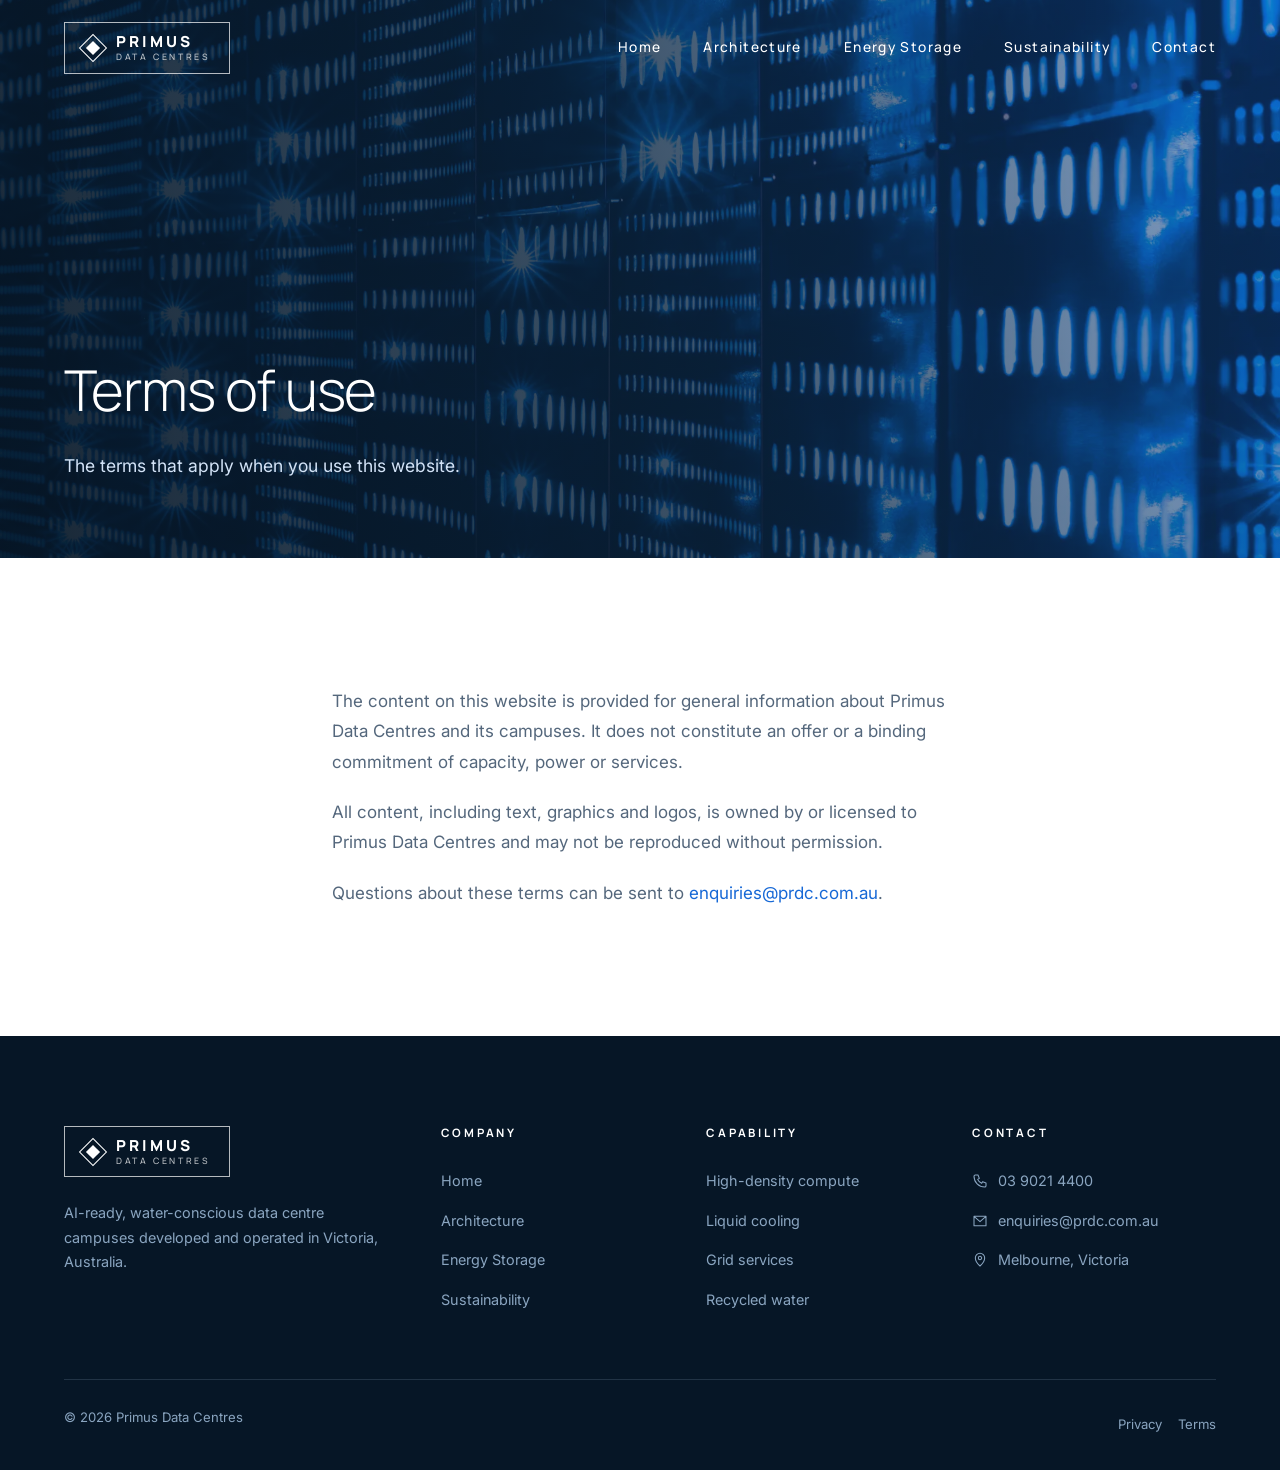
<file: terms.html>
<!doctype html>
<html lang="en-AU">
  <head>
    <meta charset="utf-8" />
    <meta name="viewport" content="width=device-width, initial-scale=1" />
    <title>Terms of use | PRDC — Primus Data Centres</title>
    <meta
      name="description"
      content="The terms that apply when you use this website."
    />
    <link rel="preconnect" href="https://fonts.googleapis.com" />
    <link rel="preconnect" href="https://fonts.gstatic.com" crossorigin />
    <link
      href="https://fonts.googleapis.com/css2?family=Manrope:wght@200;300;400;500;600;700;800&family=Inter:wght@400;500&display=swap"
      rel="stylesheet"
    />
    <link rel="icon" href="data:image/svg+xml,%3Csvg xmlns=%27http://www.w3.org/2000/svg%27 viewBox=%270 0 32 32%27%3E%3Cg transform=%27rotate(45 16 16)%27%3E%3Crect x=%276%27 y=%276%27 width=%2720%27 height=%2720%27 fill=%27none%27 stroke=%27%231668d6%27 stroke-width=%273%27/%3E%3Crect x=%2711%27 y=%2711%27 width=%2710%27 height=%2710%27 fill=%27%231668d6%27/%3E%3C/g%3E%3C/svg%3E" />
    <link rel="stylesheet" href="assets/styles.css" />
  </head>
  <body>
    <header class="nav">
      <div class="wrap nav__in">
        <a class="logo" href="index.html">
          <span class="logo__mark"></span>
          <span class="logo__txt">PRIMUS<span>DATA CENTRES</span></span>
        </a>
        <nav>
          <ul class="menu" id="menu">
            <li><a href="index.html">Home</a></li>
            <li><a href="architecture.html">Architecture</a></li>
            <li><a href="energy-storage.html">Energy Storage</a></li>
            <li><a href="sustainability.html">Sustainability</a></li>
            <li><a href="contact.html">Contact</a></li>
          </ul>
        </nav>
        <button
          class="burger"
          data-burger
          aria-expanded="false"
          aria-controls="menu"
          aria-label="Menu"
        >
          <span></span><span></span><span></span>
        </button>
      </div>
    </header>

    <section class="pagehead">
      <img
        src="assets/photo-1561233835-f937539b95b9.webp"
        alt=""
      />
      <div class="wrap">
        <h1>Terms of use</h1>
        <p>The terms that apply when you use this website.</p>
      </div>
    </section>

    <section class="section">
      <div class="wrap measure">
        <p>The content on this website is provided for general information about Primus Data Centres and its campuses. It does not constitute an offer or a binding commitment of capacity, power or services.</p>
        <p>All content, including text, graphics and logos, is owned by or licensed to Primus Data Centres and may not be reproduced without permission.</p>
        <p>Questions about these terms can be sent to <a href="mailto:enquiries@prdc.com.au">enquiries@prdc.com.au</a>.</p>
      </div>
    </section>

    <footer class="footer">
      <div class="wrap">
        <div class="footer__grid">
          <div>
            <a class="logo" href="index.html">
              <span class="logo__mark"></span>
              <span class="logo__txt">PRIMUS<span>DATA CENTRES</span></span>
            </a>
            <p>
              AI-ready, water-conscious data centre campuses developed and
              operated in Victoria, Australia.
            </p>
          </div>
          <div>
            <h4>Company</h4>
            <a href="index.html">Home</a>
            <a href="architecture.html">Architecture</a>
            <a href="energy-storage.html">Energy Storage</a>
            <a href="sustainability.html">Sustainability</a>
          </div>
          <div>
            <h4>Capability</h4>
            <a href="architecture.html">High-density compute</a>
            <a href="architecture.html">Liquid cooling</a>
            <a href="energy-storage.html">Grid services</a>
            <a href="sustainability.html">Recycled water</a>
          </div>
          <div>
            <h4>Contact</h4>
            <a href="tel:0390214400"><svg class="ico" viewBox="0 0 24 24" aria-hidden="true"><path d="M5 3h4l2 5-2.5 1.5a11 11 0 0 0 6 6L16 13l5 2v4a2 2 0 0 1-2 2A16 16 0 0 1 3 5a2 2 0 0 1 2-2"/></svg>03 9021 4400</a>
            <a href="mailto:enquiries@prdc.com.au"><svg class="ico" viewBox="0 0 24 24" aria-hidden="true"><path d="M3 5h18v14H3zM3 5l9 8 9-8"/></svg>enquiries@prdc.com.au</a>
            <a href="https://www.google.com/maps/search/?api=1&query=Melbourne%2C+Victoria%2C+Australia" target="_blank" rel="noopener"><svg class="ico" viewBox="0 0 24 24" aria-hidden="true"><path d="M12 21s-7-6.2-7-12a7 7 0 0 1 14 0c0 5.8-7 12-7 12zM12 11.5a2.5 2.5 0 1 0 0-5 2.5 2.5 0 0 0 0 5"/></svg>Melbourne, Victoria</a>
          </div>
        </div>
        <div class="footer__bar">
          <span>© 2026 Primus Data Centres</span>
          <span class="footer_end">
            <a href="privacy.html">Privacy</a>
            <a href="terms.html">Terms</a>
          </span>
        </div>
      </div>
    </footer>

    <script src="script/main.js"></script>
  </body>
</html>
</file>
<file: assets/styles.css>
/* ==========================================================
   PRDC — Primus Data Centres
   Design system. Reference: celeroinfrastructure.com
   Blue primary. Editorial spacing, photography-led.
   ========================================================== */

:root {
  --navy: #061626;
  --navy-2: #0a2540;
  --blue-800: #0f3e7e;
  --blue-700: #124f9e;
  --blue-600: #1668d6; /* PRIMARY — logo blue */
  --blue-500: #3b86ea;
  --blue-300: #8fbef6;
  --blue-100: #d8e8fc;
  --blue-050: #f2f7fe;

  --ink: #0b1b2b;
  --body: #54677c;
  --body-light: #b9cee6;
  --line: #e3eaf2;
  --line-dark: rgba(143, 190, 246, 0.22);
  --paper: #ffffff;
  --paper-2: #f5f8fc;

  --fs-hero: clamp(2.7rem, 5.6vw, 5rem);
  --fs-h1: clamp(2.3rem, 4.4vw, 3.8rem);
  --fs-h2: clamp(1.9rem, 3.1vw, 2.8rem);
  --fs-statement: clamp(1.3rem, 2.3vw, 2rem);
  --fs-h3: clamp(1.2rem, 1.7vw, 1.5rem);
  --fs-body: 1.0625rem;
  --fs-small: 0.9rem;
  --fs-micro: 0.72rem;
  --display: "Manrope", -apple-system, "Segoe UI", sans-serif;
  --text: "Inter", -apple-system, "Segoe UI", Roboto, sans-serif;

  --wrap: 1260px;
  --tile-lift: clamp(
    64px,
    7vw,
    110px
  ); /* how far the cards sit over the hero */
  --gutter: 5vw;
}

*,
*::before,
*::after {
  box-sizing: border-box;
}
html {
  scroll-behavior: smooth;
  -webkit-text-size-adjust: 100%;
}
body {
  margin: 0;
  font-family: var(--text);
  font-size: var(--fs-body);
  line-height: 1.78;
  color: var(--body);
  background: var(--paper);
  -webkit-font-smoothing: antialiased;
  overflow-x: hidden;
}
img {
  max-width: 100%;
  display: block;
}
a {
  color: var(--blue-600);
  text-decoration: none;
}
h1,
h2,
h3,
h4 {
  font-family: var(--display);
  color: var(--ink);
  margin: 0 0 0.6em;
  font-weight: 500;
  line-height: 1.13;
  letter-spacing: -0.022em;
}
h1 {
  font-size: var(--fs-h1);
}
h2 {
  font-size: var(--fs-h2);
}
h3 {
  font-size: var(--fs-h3);
  font-weight: 500;
  line-height: 1.32;
  letter-spacing: -0.012em;
}
p {
  margin: 0 0 1.2em;
}
p:last-child {
  margin-bottom: 0;
}
.wrap {
  width: min(var(--wrap), 100% - 2 * var(--gutter));
  margin-inline: auto;
}
.wrap-wide {
  width: min(1600px, 100% - 2 * var(--gutter));
  margin-inline: auto;
}
.section {
  padding: clamp(78px, 10vw, 150px) 0;
}
.section--sm {
  padding: clamp(56px, 7vw, 100px) 0;
}
.section--tint {
  background: var(--paper-2);
}
:focus-visible {
  outline: 2px solid var(--blue-500);
  outline-offset: 4px;
}
::selection {
  background: var(--blue-600);
  color: #fff;
}

/* ---------- Text bits ---------- */
.eyebrow {
  font-family: var(--display);
  font-size: var(--fs-small);
  font-weight: 700;
  letter-spacing: 0.26em;
  text-transform: uppercase;
  color: var(--blue-600);
  margin: 0 0 22px;
  display: block;
}
.eyebrow--light {
  color: var(--blue-300);
}
.rule {
  width: 48px;
  height: 2px;
  background: var(--blue-600);
  margin: 0 0 30px;
}
.rule--light {
  background: var(--blue-500);
}
.statement {
  font-family: var(--display);
  font-weight: 400;
  font-size: var(--fs-statement);
  line-height: 1.4;
  color: var(--ink);
  letter-spacing: -0.022em;
}
.statement--center {
  max-width: 24ch;
  margin-inline: auto;
  text-align: center;
}
.statement--wide {
  max-width: 38ch;
}
.tagline {
  font-family: var(--display);
  font-weight: 600;
  font-size: 1.05rem;
  color: var(--blue-600);
  letter-spacing: -0.01em;
  margin-bottom: 1.2em;
}
.measure {
  max-width: 56ch;
}
.light {
  color: var(--body-light);
}

/* ---------- Buttons ---------- */
.btn {
  display: inline-flex;
  align-items: center;
  gap: 14px;
  font-family: var(--display);
  font-size: var(--fs-micro);
  font-weight: 700;
  letter-spacing: 0.24em;
  text-transform: uppercase;
  padding: 19px 38px;
  border: 1px solid var(--blue-600);
  color: var(--blue-600);
  background: transparent;
  cursor: pointer;
  transition:
    background 0.25s,
    color 0.25s,
    border-color 0.25s;
}
.btn:hover {
  background: var(--blue-600);
  color: #fff;
}
.btn--solid {
  background: var(--blue-600);
  color: #fff;
}
.btn--solid:hover {
  background: var(--blue-700);
  border-color: var(--blue-700);
}
.btn--light {
  border-color: rgba(255, 255, 255, 0.55);
  color: #fff;
}
.btn--light:hover {
  background: #fff;
  color: var(--navy);
  border-color: #fff;
}
.btn--full {
  width: 100%;
  justify-content: center;
}

.arrow {
  display: inline-flex;
  align-items: center;
  gap: 10px;
  font-family: var(--display);
  font-size: var(--fs-micro);
  font-weight: 700;
  letter-spacing: 0.24em;
  text-transform: uppercase;
  color: var(--blue-600);
}
.arrow::after {
  content: "";
  width: 26px;
  height: 1px;
  background: currentColor;
  transition: width 0.25s ease;
}
.arrow:hover::after {
  width: 40px;
}
.arrow--light {
  color: #fff;
}

/* ---------- Header ---------- */
.nav {
  position: fixed;
  top: 0;
  left: 0;
  right: 0;
  z-index: 100;
  transition:
    background 0.3s,
    box-shadow 0.3s;
  background: transparent;
}
.nav__in {
  display: flex;
  align-items: center;
  justify-content: space-between;
  gap: 24px;
  padding: 22px 0;
  transition: padding 0.3s;
}
.nav.is-solid {
  background: rgba(255, 255, 255, 0.97);
  backdrop-filter: blur(14px);
  box-shadow: 0 1px 0 var(--line);
}
.nav.is-solid .nav__in {
  padding: 14px 0;
}

.logo {
  display: inline-flex;
  align-items: center;
  gap: 13px;
  padding: 10px 18px;
  border: 1.5px solid rgba(255, 255, 255, 0.7);
}
.logo__mark {
  width: 20px;
  height: 20px;
  flex: none;
  position: relative;
  border: 1.5px solid #fff;
  transform: rotate(45deg);
}
.logo__mark::after {
  content: "";
  position: absolute;
  inset: 4px;
  background: #fff;
}
.logo__txt {
  font-family: var(--display);
  font-weight: 800;
  font-size: 0.95rem;
  letter-spacing: 0.2em;
  color: #fff;
  line-height: 1.15;
}
.logo__txt span {
  display: block;
  font-weight: 500;
  font-size: 0.55rem;
  letter-spacing: 0.3em;
  color: rgba(255, 255, 255, 0.72);
  margin-top: 2px;
}
.nav.is-solid .logo {
  border-color: var(--blue-600);
}
.nav.is-solid .logo__mark {
  border-color: var(--blue-600);
}
.nav.is-solid .logo__mark::after {
  background: var(--blue-600);
}
.nav.is-solid .logo__txt {
  color: var(--blue-600);
}
.nav.is-solid .logo__txt span {
  color: var(--body);
}

.menu {
  display: flex;
  align-items: center;
  gap: 42px;
  list-style: none;
  margin: 0;
  padding: 0;
}
.menu a {
  font-family: var(--display);
  font-weight: 500;
  font-size: 0.86rem;
  letter-spacing: 0.1em;
  color: rgba(255, 255, 255, 0.88);
  padding-bottom: 5px;
  border-bottom: 1px solid transparent;
  transition:
    color 0.2s,
    border-color 0.2s;
}
.menu a {
  position: relative;
  color: #fff;
  text-decoration: none;
  display: inline-block;
}

.menu a::after {
  content: "";
  position: absolute;
  left: 0;
  bottom: -4px; /* distance below text */
  width: 0;
  height: 2px;
  background-color: #fff;
  transition: width 0.5s ease;
}

.menu a:hover::after,
.menu a[aria-current="page"]::after {
  width: 100%;
}
.nav.is-solid .menu a {
  color: var(--ink);
}
.nav.is-solid .menu a {
  position: relative;
  color: var(--blue-600);
  text-decoration: none;
}

.nav.is-solid .menu a::after {
  content: "";
  position: absolute;
  left: 0;
  bottom: -4px;
  width: 0;
  height: 2px;
  background-color: var(--blue-600);
  transition: width 0.5s ease;
}

.nav.is-solid .menu a:hover,
.nav.is-solid .menu a[aria-current="page"] {
  color: var(--blue-600);
}

.nav.is-solid .menu a:hover::after,
.nav.is-solid .menu a[aria-current="page"]::after {
  width: 100%;
}
.burger {
  display: none;
  background: none;
  border: none;
  padding: 10px;
  cursor: pointer;
  width: 44px;
  height: 44px;
}
.burger span {
  display: block;
  height: 1.5px;
  background: #fff;
  margin: 5px 0;
  transition: 0.25s;
}
.nav.is-solid .burger span {
  background: var(--ink);
}

/* ---------- Hero ---------- */
.hero {
  position: relative;
  min-height: 100svh;
  display: flex;
  align-items: flex-end;
  padding-top: clamp(
    140px,
    16vh,
    190px
  ); /* floor: clears the fixed nav on short windows */
  padding-bottom: calc(clamp(56px, 8vh, 96px) + var(--tile-lift));
  overflow: hidden;
  isolation: isolate;
}
.hero__img {
  position: absolute;
  inset: 0;
  z-index: -2;
}
.hero__img img {
  width: 100%;
  height: 100%;
  object-fit: cover;
}
.hero::before {
  content: "";
  position: absolute;
  inset: 0;
  z-index: -1;
  background: linear-gradient(
    75deg,
    rgba(6, 22, 38, 0.94) 0%,
    rgba(10, 37, 64, 0.82) 45%,
    rgba(18, 79, 158, 0.55) 100%
  );
}
.hero__mark {
  position: absolute;
  right: -6%;
  top: 8%;
  width: min(44vw, 540px);
  aspect-ratio: 1;
  border: 1.5px solid rgba(143, 190, 246, 0.28);
  transform: rotate(45deg);
  z-index: -1;
}
.hero__mark::after {
  content: "";
  position: absolute;
  inset: 18%;
  border: 1.5px solid rgba(143, 190, 246, 0.18);
}
.hero h1 {
  color: #fff;
  font-size: var(--fs-hero);
  font-weight: 300;
  max-width: 15ch;
  margin-bottom: 0.55em;
}
.hero h1 b {
  font-weight: 500;
  color: var(--blue-300);
}
.hero__sub {
  color: #d3e3f7;
  max-width: 48ch;
  font-size: 1.15rem;
  margin-bottom: 2.4em;
}
.hero__scroll {
  position: absolute;
  left: var(--gutter);
  bottom: calc(clamp(18px, 2.4vh, 28px) + var(--tile-lift));
  font-family: var(--display);
  font-size: var(--fs-micro);
  letter-spacing: 0.24em;
  text-transform: uppercase;
  color: rgba(255, 255, 255, 0.5);
}

/* ---------- Tiles (float over the hero's bottom edge) ---------- */
.tiles {
  position: relative;
  z-index: 2;
  width: min(var(--wrap), 100% - 2 * var(--gutter));
  margin: calc(-1 * var(--tile-lift)) auto 0;
  display: grid;
  grid-template-columns: repeat(4, 1fr);
  gap: clamp(16px, 1.6vw, 24px);
}
.tile {
  position: relative;
  display: flex;
  flex-direction: column;
  overflow: hidden;
  background: var(--paper);
  border: 1px solid var(--line);
  border-radius: 14px;
  color: var(--ink);
  box-shadow: 0 18px 44px -24px rgba(6, 22, 38, 0.45);
  transition:
    transform 0.35s cubic-bezier(0.2, 0.7, 0.3, 1),
    box-shadow 0.35s;
}
.tile:hover {
  transform: translateY(-6px);
  box-shadow: 0 30px 60px -26px rgba(6, 22, 38, 0.5);
}
.tile img {
  width: 100%;
  aspect-ratio: 16 / 10;
  object-fit: cover;
  transition: transform 0.7s cubic-bezier(0.2, 0.7, 0.3, 1);
}
.tile:hover img {
  transform: scale(1.06);
}
/* card padding without a body wrapper: everything after the image */
.tile > :not(img) {
  padding-inline: clamp(20px, 1.8vw, 26px);
}
.tile h3 {
  color: var(--ink);
  font-weight: 500;
  font-size: 1.25rem;
  margin: clamp(20px, 1.8vw, 26px) 0 0.5em;
}
.tile p {
  font-size: var(--fs-small);
  color: var(--body);
  line-height: 1.6;
  margin-bottom: 22px;
}
.tile > :last-child {
  margin-top: auto;
  padding-bottom: clamp(20px, 1.8vw, 26px);
}

/* ---------- Splits ---------- */
.split {
  display: grid;
  grid-template-columns: 1fr 1fr;
  gap: clamp(38px, 6vw, 100px);
  align-items: center;
}
.split--text-first .split__media {
  order: 2;
}
.split--top {
  align-items: start;
}
.split__media {
  position: relative;
}
.split__media img {
  width: 100%;
  aspect-ratio: 4/3;
  object-fit: cover;
}
.split__media--tall img {
  aspect-ratio: 3/4;
}
.split__badge {
  position: absolute;
  right: -1px;
  bottom: -1px;
  background: var(--blue-600);
  color: #fff;
  padding: 24px 30px;
  max-width: 60%;
}
.split__badge b {
  display: block;
  font-family: var(--display);
  font-weight: 400;
  font-size: clamp(1.8rem, 3vw, 2.6rem);
  line-height: 1;
  letter-spacing: -0.03em;
}
.split__badge span {
  font-family: var(--display);
  font-size: var(--fs-micro);
  letter-spacing: 0.22em;
  text-transform: uppercase;
  color: #cfe2fa;
  display: block;
  margin-top: 8px;
}

@media (min-width: 1081px) {
  /* image fills the text column's height instead of a fixed 4:3 box */
  .split__media {
    align-self: stretch;
    min-height: 360px;
  }
  .split__media img {
    position: absolute;
    inset: 0;
    height: 100%;
    aspect-ratio: auto;
  }
}

/* ---------- Value columns ---------- */
.cols {
  display: grid;
  grid-template-columns: repeat(3, 1fr);
  gap: clamp(30px, 4vw, 64px);
}
.col {
  border-top: 1px solid var(--line);
  padding-top: 30px;
}
.col__no {
  font-family: var(--display);
  font-size: var(--fs-micro);
  font-weight: 700;
  letter-spacing: 0.26em;
  color: var(--blue-500);
  display: block;
  margin-bottom: 20px;
}
.col h3 {
  font-size: clamp(1.4rem, 2.1vw, 1.85rem);
  font-weight: 300;
  margin-bottom: 0.65em;
}
.col p {
  font-size: 1rem;
}

/* ---------- Dark band ---------- */
.band {
  background: var(--navy);
  color: var(--body-light);
  position: relative;
  overflow: hidden;
}
.band::before {
  content: "";
  position: absolute;
  inset: 0;
  background: radial-gradient(
    70% 90% at 85% 15%,
    rgba(18, 79, 158, 0.55),
    transparent 70%
  );
}
.band .wrap,
.band .wrap-wide {
  position: relative;
  z-index: 2;
}
.band h1,
.band h2,
.band h3,
.band .statement {
  color: #fff;
}

/* WUE figure */
.wue {
  display: grid;
  grid-template-columns: 1fr 1.1fr;
  gap: clamp(40px, 6vw, 90px);
  align-items: center;
}
.wue__rows {
  border-top: 1px solid var(--line-dark);
}
.wue__row {
  padding: 30px 0;
  border-bottom: 1px solid var(--line-dark);
}
.wue__top {
  display: flex;
  justify-content: space-between;
  align-items: flex-end;
  gap: 20px;
  margin-bottom: 16px;
}
.wue__label {
  font-family: var(--display);
  font-size: var(--fs-micro);
  letter-spacing: 0.24em;
  text-transform: uppercase;
  color: var(--blue-300);
}
.wue__val {
  font-family: var(--display);
  font-weight: 300;
  font-size: clamp(2rem, 3.6vw, 3.2rem);
  color: #fff;
  letter-spacing: -0.04em;
  line-height: 1;
}
.wue__val i {
  font-style: normal;
  font-size: 0.8rem;
  font-weight: 600;
  letter-spacing: 0.18em;
  color: var(--blue-300);
  margin-left: 10px;
}
.wue__track {
  height: 2px;
  background: rgba(143, 190, 246, 0.2);
}
.wue__fill {
  height: 100%;
  background: var(--blue-500);
  transform-origin: left;
  transform: scaleX(0);
  transition: transform 1.4s cubic-bezier(0.2, 0.7, 0.2, 1);
}
.is-in .wue__fill {
  transform: scaleX(1);
}
.wue__note {
  font-size: var(--fs-small);
  color: var(--blue-300);
  margin: 28px 0 0;
  max-width: 52ch;
}

/* ---------- Stats ---------- */
.stats {
  display: grid;
  grid-template-columns: repeat(4, 1fr);
  gap: 1px;
  background: var(--line-dark);
}
.stat {
  background: var(--navy);
  padding: clamp(28px, 3vw, 44px);
}
.stat b {
  display: block;
  font-family: var(--display);
  font-weight: 300;
  font-size: clamp(2rem, 3.4vw, 3rem);
  color: #fff;
  letter-spacing: -0.04em;
  line-height: 1;
  margin-bottom: 14px;
}
.stat span {
  font-family: var(--display);
  font-size: var(--fs-micro);
  letter-spacing: 0.2em;
  text-transform: uppercase;
  color: var(--blue-300);
}

/* ---------- Lists ---------- */
.ticks {
  list-style: none;
  margin: 0;
  padding: 0;
}
.ticks li {
  position: relative;
  padding: 0 0 16px 32px;
  font-size: 1rem;
  line-height: 28px; /* whole-pixel rows so every dash lands on the pixel grid */
}
.ticks li::before {
  content: "";
  position: absolute;
  left: 0;
  top: 14px;
  width: 14px;
  height: 1px;
  background: var(--blue-600);
}
.ticks--light li {
  color: var(--body-light);
}
.ticks--light li::before {
  background: var(--blue-500);
}

.spec {
  border-top: 1px solid var(--line);
  margin: 0;
}
.spec__row {
  display: grid;
  grid-template-columns: 280px 1fr;
  gap: 36px;
  padding: 30px 0;
  border-bottom: 1px solid var(--line);
  align-items: start;
}
.spec__row dt {
  font-family: var(--display);
  font-weight: 600;
  font-size: 1.02rem;
  color: var(--ink);
  letter-spacing: -0.01em;
}
.spec__row dd {
  margin: 0;
  font-size: 1rem;
}
.band .spec,
.band .spec__row {
  border-color: var(--line-dark);
}
.band .spec__row dt {
  color: #fff;
}
.band .spec__row dd {
  color: var(--body-light);
}

/* ---------- Editorial grid ---------- */
.grid {
  display: grid;
  grid-template-columns: repeat(3, 1fr);
  gap: 1px;
  background: var(--line);
}
.grid--2 {
  grid-template-columns: repeat(2, 1fr);
}
.cell {
  background: var(--paper);
  padding: clamp(30px, 3.2vw, 46px);
}
.section--tint .cell {
  background: var(--paper-2);
}
.cell__no {
  font-family: var(--display);
  font-size: var(--fs-small);
  font-weight: 700;
  letter-spacing: 0.24em;
  text-transform: uppercase;
  color: var(--blue-500);
  display: block;
  margin-bottom: 20px;
}
.cell h3 {
  margin-bottom: 0.6em;
}
.cell p {
  font-size: 1.2rem;
}

/* ---------- Forms ---------- */
.form {
  max-width: 640px;
  border: 1px solid var(--line);
  padding: clamp(24px, 3vw, 40px);
  background: var(--paper);
}
.field {
  margin-bottom: 26px;
}
.field label {
  display: block;
  font-family: var(--display);
  font-size: var(--fs-micro);
  font-weight: 700;
  letter-spacing: 0.2em;
  text-transform: uppercase;
  color: var(--ink);
  margin-bottom: 10px;
}
.field:has([required]) label::after {
  content: " *";
  color: var(--blue-600);
}
.field input,
.field select,
.field textarea {
  width: 100%;
  padding: 13px 16px;
  border: 1px solid #c9d6e4;
  font: inherit;
  font-size: 1rem;
  color: var(--ink);
  background: transparent;
  border-radius: 0;
}
.field textarea {
  resize: vertical;
}
.field input:focus,
.field select:focus,
.field textarea:focus {
  outline: none;
  border-color: var(--blue-600);
}
.field.is-invalid input,
.field.is-invalid textarea {
  border-color: #c62828;
}
.field__err {
  display: block;
  font-size: var(--fs-small);
  color: #c62828;
  margin-top: 8px;
}
.form-note {
  font-size: var(--fs-small);
  color: #8698ac;
  margin-top: 18px;
}

/* ---------- Page header ---------- */
.pagehead {
  position: relative;
  isolation: isolate;
  display: flex;
  align-items: flex-end;
  min-height: clamp(420px, 62vh, 640px);
  padding: 150px 0 clamp(50px, 6vw, 84px);
  overflow: hidden;
}
.pagehead img {
  position: absolute;
  inset: 0;
  width: 100%;
  height: 100%;
  object-fit: cover;
  z-index: -2;
}
.pagehead::before {
  content: "";
  position: absolute;
  inset: 0;
  z-index: -1;
  background: linear-gradient(
    75deg,
    rgba(6, 22, 38, 0.93) 0%,
    rgba(10, 37, 64, 0.8) 50%,
    rgba(18, 79, 158, 0.5) 100%
  );
}
.pagehead h1 {
  color: #fff;
  font-weight: 300;
  max-width: 17ch;
  margin-bottom: 0.5em;
}
.pagehead p {
  color: #d3e3f7;
  max-width: 52ch;
  font-size: 1.1rem;
}
.crumbs {
  font-family: var(--display);
  font-size: var(--fs-micro);
  letter-spacing: 0.24em;
  text-transform: uppercase;
  color: var(--blue-300);
  margin: 0 0 30px;
}
.crumbs a {
  color: var(--blue-300);
}
.crumbs a:hover {
  color: #fff;
}

/* ---------- Quote band ---------- */
.pull {
  background: var(--blue-600);
  color: #fff;
  padding: clamp(60px, 8vw, 120px) 0;
}
.pull p {
  font-family: var(--display);
  font-weight: 400;
  font-size: clamp(1.5rem, 3vw, 2.5rem);
  line-height: 1.32;
  letter-spacing: -0.025em;
  color: #fff;
  max-width: 26ch;
}
.pull cite {
  font-style: normal;
  font-family: var(--display);
  font-size: var(--fs-micro);
  letter-spacing: 0.24em;
  text-transform: uppercase;
  color: #cfe2fa;
  display: block;
  margin-top: 32px;
}

/* ---------- CTA + footer ---------- */
.cta {
  position: relative;
  isolation: isolate;
  padding: clamp(78px, 9vw, 140px) 0;
  overflow: hidden;
}
.cta img {
  position: absolute;
  inset: 0;
  width: 100%;
  height: 100%;
  object-fit: cover;
  z-index: -2;
}
.cta::before {
  content: "";
  position: absolute;
  inset: 0;
  z-index: -1;
  background: rgba(6, 22, 38, 0.86);
}
.cta__in {
  display: flex;
  align-items: center;
  justify-content: space-between;
  gap: 40px;
  flex-wrap: wrap;
}
.cta p {
  font-family: var(--display);
  font-weight: 400;
  font-size: clamp(1.4rem, 2.5vw, 2.1rem);
  line-height: 1.35;
  color: #fff;
  max-width: 24ch;
  letter-spacing: -0.022em;
}

.footer {
  background: var(--navy);
  color: #8aa5c0;
  padding: clamp(60px, 7vw, 96px) 0 0;
  font-size: var(--fs-small);
}
.footer__grid {
  display: grid;
  grid-template-columns: 1.5fr 1fr 1fr 1.1fr;
  gap: 44px;
  padding-bottom: 60px;
}
.footer h4 {
  color: #fff;
  font-family: var(--display);
  font-size: var(--fs-micro);
  font-weight: 700;
  letter-spacing: 0.24em;
  text-transform: uppercase;
  margin-bottom: 22px;
}
.footer a:not(.logo) {
  color: #8aa5c0;
  display: block;
  padding: 7px 0;
  transition: color 0.2s;
}
.footer a:not(.logo):hover {
  color: #fff;
}
.footer .ico {
  width: 16px;
  height: 16px;
  flex: none;
  fill: none;
  stroke: currentColor;
  stroke-width: 1.6;
  stroke-linejoin: round;
  margin-right: 10px;
  vertical-align: -3px;
}
.footer .logo {
  margin-bottom: 24px;
}
.footer p {
  line-height: 1.7;
}
.footer__bar {
  border-top: 1px solid rgba(138, 165, 192, 0.2);
  padding: 26px 0;
  display: flex;
  justify-content: space-between;
  gap: 16px;
  flex-wrap: wrap;
  font-size: 0.82rem;
}
.footer_end {
  display: flex;
  align-items: center;
  gap: 16px;
}

/* ---------- Reveal ---------- */
.reveal {
  opacity: 0;
  transform: translateY(26px);
  transition:
    opacity 0.9s cubic-bezier(0.2, 0.7, 0.2, 1),
    transform 0.9s cubic-bezier(0.2, 0.7, 0.2, 1);
}
.reveal.is-in {
  opacity: 1;
  transform: none;
}

/* ---------- Responsive ---------- */
@media (max-width: 1080px) {
  .tiles {
    grid-template-columns: repeat(2, 1fr);
  }
  .stats {
    grid-template-columns: repeat(2, 1fr);
  }
  .split,
  .wue,
  .cols,
  .grid,
  .grid--2 {
    grid-template-columns: 1fr;
  }
  .split--text-first .split__media {
    order: 0;
  }
  .footer__grid {
    grid-template-columns: 1fr 1fr;
  }
  .menu {
    display: none;
  }
  .menu.open {
    display: flex;
    position: fixed;
    inset: 0;
    flex-direction: column;
    justify-content: center;
    align-items: center;
    gap: 8px;
    background: var(--navy);
    padding: 40px;
    z-index: 90;
  }
  .menu.open a {
    color: #fff !important;
    font-size: 1.5rem;
    font-weight: 400;
    letter-spacing: 0.02em;
    padding: 14px 0;
    border: none !important;
  }
  .burger {
    display: block;
    position: relative;
    z-index: 95;
  }
  .burger.open span,
  .nav.is-solid .burger.open span {
    background: #fff;
    height: 2px;
  }
  .burger.open {
    border: 1px solid var(--blue-300);
    border-radius: 50%;
  }
  .burger.open span:nth-child(1) {
    transform: translateY(6.5px) rotate(45deg);
  }
  .burger.open span:nth-child(2) {
    opacity: 0;
  }
  .burger.open span:nth-child(3) {
    transform: translateY(-6.5px) rotate(-45deg);
  }
  .hero {
    min-height: 88svh;
  }
  /* backdrop-filter makes the nav a containing block, trapping the fixed menu */
  .nav:has(.menu.open) {
    backdrop-filter: none;
  }
  .section {
    padding: 56px 0;
  }
  .section--sm {
    padding: 44px 0;
  }
  .section .wrap > [style*="margin-bottom"] {
    margin-bottom: 28px !important;
  }
  .cols {
    gap: 28px;
  }
  .col {
    padding-top: 22px;
  }
  .col__no {
    margin-bottom: 12px;
  }
  /* stacked splits: eyebrow + heading, then image, then copy */
  .split:has(.split__media) {
    row-gap: 0;
  }
  .split:has(.split__media) > div:not(.split__media) {
    display: contents;
  }
  .split:has(.split__media) > div > .eyebrow,
  .split:has(.split__media) > div > h2 {
    order: -1;
  }
  .split:has(.split__media) > .split__media {
    order: 0;
    margin-bottom: 28px;
  }
  .split:has(.split__media) > div > :not(.eyebrow):not(h2) {
    order: 1;
  }
  .split p:has(> .arrow) {
    margin-top: 0.6em !important;
  }
}
@media (max-width: 640px) {
  :root {
    --gutter: 6vw;
    --tile-lift: 46px;
  }
  .tiles,
  .stats,
  .footer__grid {
    grid-template-columns: 1fr;
  }
  .spec__row {
    grid-template-columns: 1fr;
    gap: 8px;
  }
  .hero__mark {
    display: none;
  }
  .split__badge {
    position: static;
    max-width: none;
    margin-top: -1px;
  }
  .tile {
    border-radius: 12px;
  }
}
@media (prefers-reduced-motion: reduce) {
  * {
    transition: none !important;
    animation: none !important;
    scroll-behavior: auto;
  }
  .reveal {
    opacity: 1;
    transform: none;
  }
  .wue__fill {
    transform: scaleX(1);
  }
}
</file>
